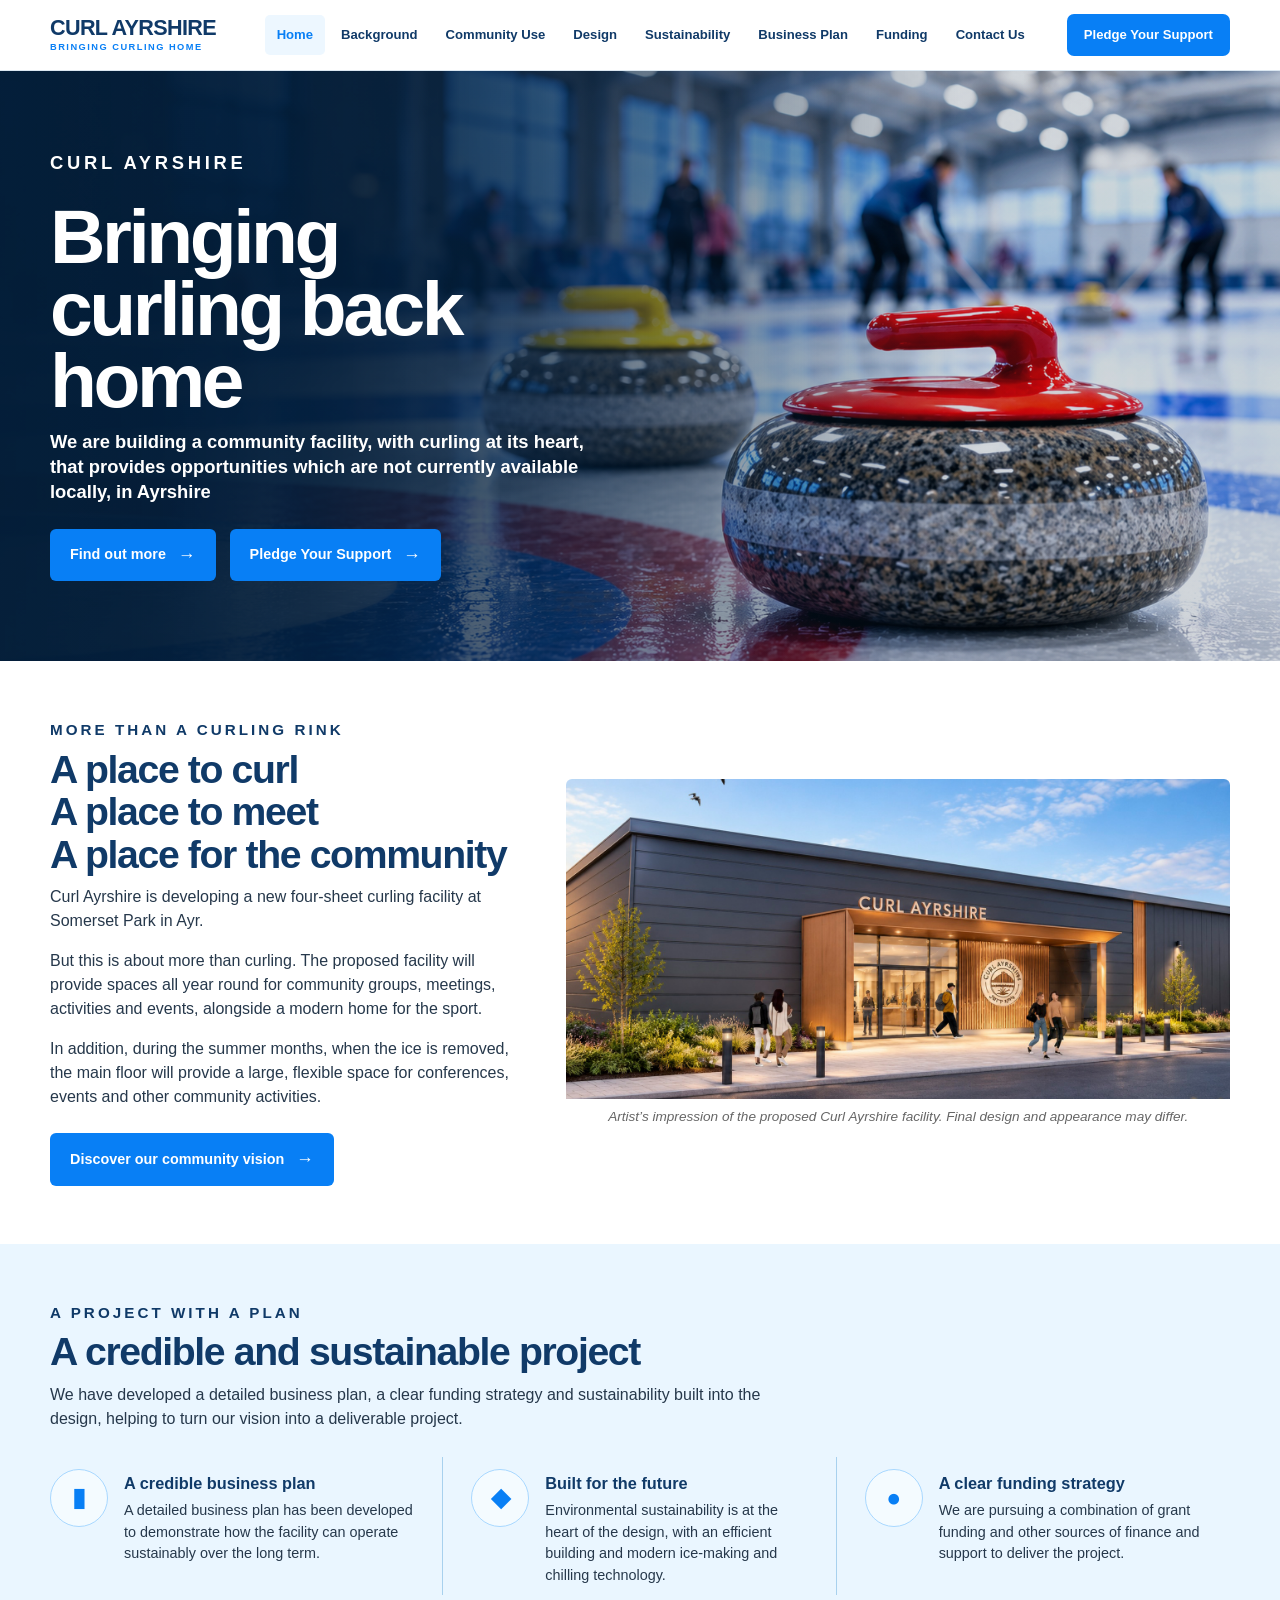
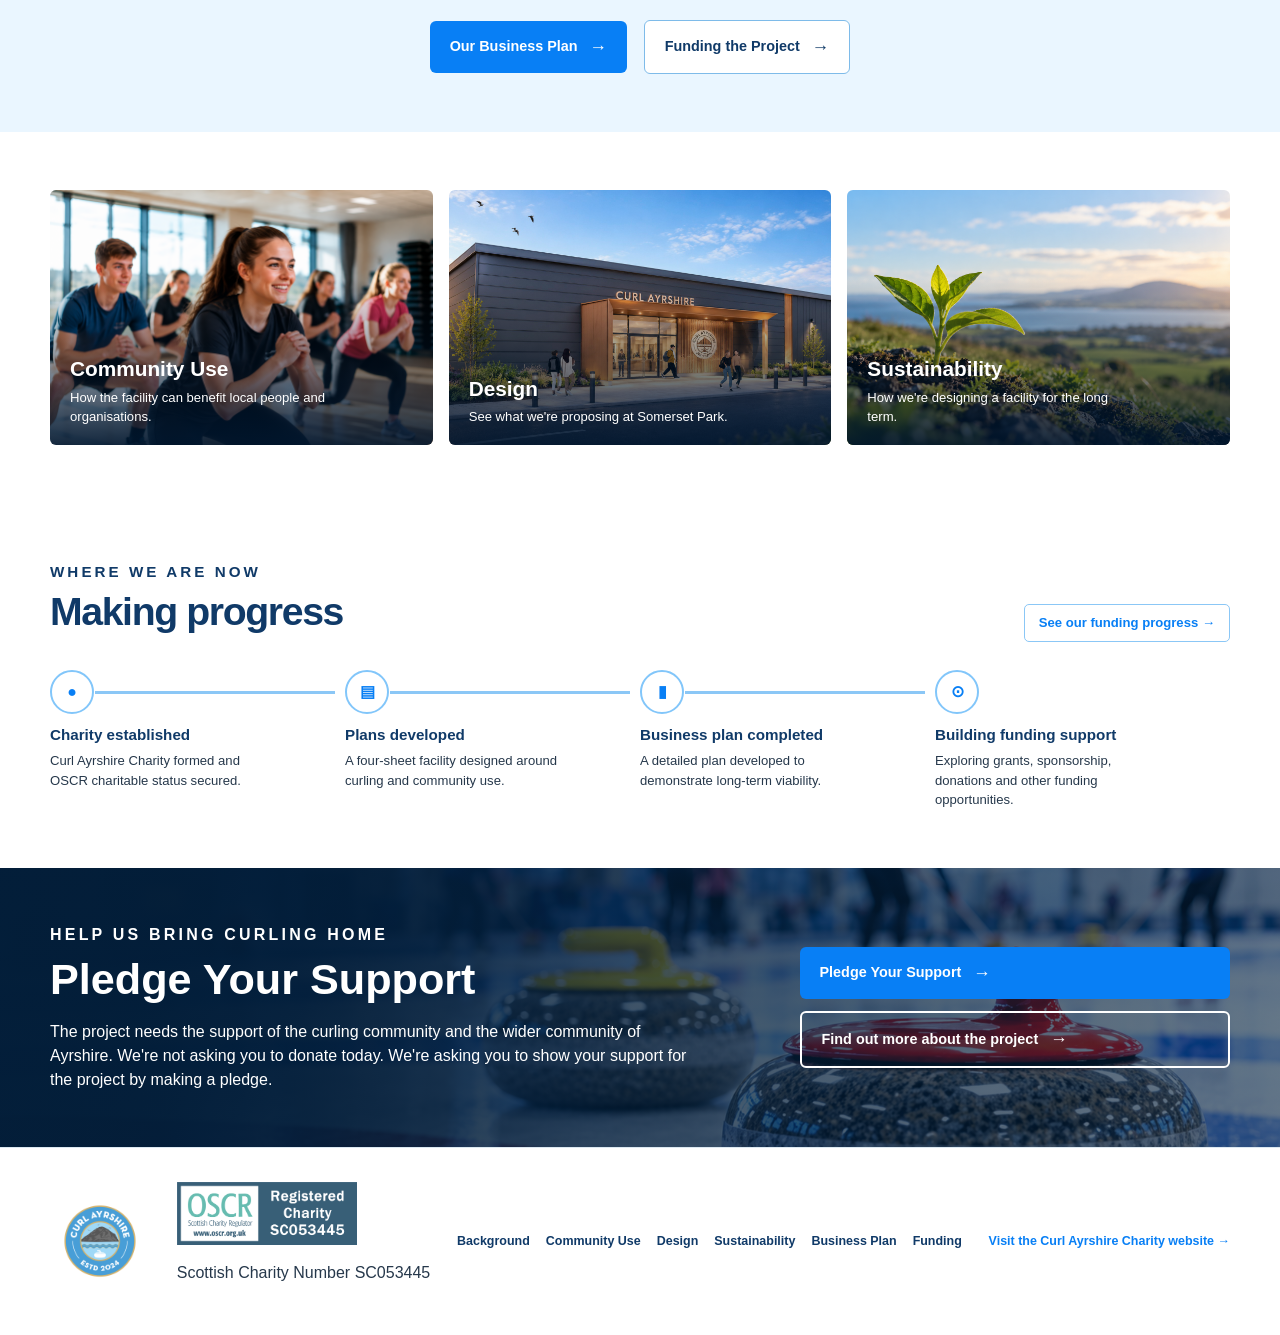
<file: index.html>
<!DOCTYPE html>
<html lang="en-GB">
<head>
    <meta charset="UTF-8">
    <meta name="viewport" content="width=device-width, initial-scale=1.0">
    <meta name="description" content="Bring Curling Home — the vision for a new community curling facility in Ayrshire.">
    <title>Bring Curling Home | Curl Ayrshire</title>
    <link rel="stylesheet" href="css/styles.css">
</head>
<body>
    <header class="site-header">
        <div class="container header-inner">
            <a class="brand" href="index.html">
                CURL AYRSHIRE
                <span>Bringing Curling Home</span>
            </a>

            <button class="menu-toggle" aria-label="Open navigation" aria-expanded="false">☰</button>

            <nav class="main-nav" aria-label="Main navigation">
                <ul>
                    <li><a class="active" href="index.html">Home</a></li>
                    <li><a href="background.html">Background</a></li>
                    <li><a href="community-use.html">Community Use</a></li>
                    <li><a href="visuals.html">Design</a></li>
                    <li><a href="sustainability.html">Sustainability</a></li>
                    <li><a href="business-plan.html">Business Plan</a></li>
                    <li><a href="funding.html">Funding</a></li>
                    <li><a href="contact.html">Contact Us</a></li>
                </ul>
            </nav>

            <a class="header-cta"
   href="https://forms.cloud.microsoft/e/AGbmvTRy5J"
   target="_blank"
   rel="noopener noreferrer">Pledge Your Support</a>

        </div>
    </header>

    <main>
        <section class="hero">
            <div class="container">
                <div class="hero-content">
                    <p class="eyebrow">Curl Ayrshire</p>
                    <h1>Bringing<br>curling back home</h1>
                    <p>We are building a community facility, with curling at its heart, that provides opportunities which are not currently available locally, in Ayrshire</p>
                    <div class="hero-actions">
                        <a class="button" href="background.html">Find out more</a>
                        <a class="button" href="https://forms.cloud.microsoft/e/AGbmvTRy5J" target="_blank" rel="noopener noreferrer">Pledge Your Support</a>
                    </div>
                </div>
            </div>
        </section>

        <section class="section">
            <div class="container split">
                <div class="section-copy">
                    <p class="eyebrow">More than a curling rink</p>
                    <h2>A place to curl<br>A place to meet<br>A place for the community</h2>
                    <p>Curl Ayrshire is developing a new four-sheet curling facility at Somerset Park in Ayr.</p>
                    <p>But this is about more than curling. The proposed facility will provide spaces all year round for community groups, meetings, activities and events, alongside a modern home for the sport.</p>
                    <p>In addition, during the summer months, when the ice is removed, the main floor will provide a large, flexible space for conferences, events and other community activities.</p>
                    <a class="button" href="community-use.html">Discover our community vision</a>
                </div>
                <div class="split-image">
    <figure>
        <img src="images/visuals/building-main.jpg" alt="Artist's impression of the proposed Curl Ayrshire facility">
        <figcaption>Artist’s impression of the proposed Curl Ayrshire facility. Final design and appearance may differ.</figcaption>
    </figure>
</div>
            </div>
        </section>

        <section class="section section-alt">
            <div class="container">
                <p class="eyebrow">A project with a plan</p>
                <h2>A credible and sustainable project</h2>
                <p class="feature-intro">We have developed a detailed business plan, a clear funding strategy and sustainability built into the design, helping to turn our vision into a deliverable project.</p>

                <div class="features">
                    <article class="feature">
                        <div class="feature-icon">▮</div>
                        <div>
                            <h3>A credible business plan</h3>
                            <p>A detailed business plan has been developed to demonstrate how the facility can operate sustainably over the long term.</p>
                        </div>
                    </article>

                    <article class="feature">
                        <div class="feature-icon">◆</div>
                        <div>
                            <h3>Built for the future</h3>
                            <p>Environmental sustainability is at the heart of the design, with an efficient building and modern ice-making and chilling technology.</p>
                        </div>
                    </article>

                    <article class="feature">
                        <div class="feature-icon">●</div>
                        <div>
                            <h3>A clear funding strategy</h3>
                            <p>We are pursuing a combination of grant funding and other sources of finance and support to deliver the project.</p>
                        </div>
                    </article>
                </div>

                <div style="text-align:center; margin-top:25px;">
                    <a class="button" href="business-plan.html">Our Business Plan</a>
                    <a class="button" style="margin-left:12px; background:white; color:#103a68; border:1px solid #7ebbe9;" href="funding.html">Funding the Project</a>
                </div>
            </div>
        </section>

        <section class="section">
            <div class="container">
                <div class="image-cards">
                    <a class="image-card" href="community-use.html">
                        <img src="images/home/energetic-group.png" alt="">
                        <div class="image-card-content">
                            <h3>Community Use</h3>
                            <p>How the facility can benefit local people and organisations.</p>
                        </div>
                    </a>
                    <a class="image-card" href="visuals.html">
                        <img src="images/visuals/building-main.jpg" alt="">
                        <div class="image-card-content">
                            <h3>Design</h3>
                            <p>See what we're proposing at Somerset Park.</p>
                        </div>
                    </a>
                    <a class="image-card" href="sustainability.html">
                        <img src="images/home/plant-sustainability.png" alt="">
                        <div class="image-card-content">
                            <h3>Sustainability</h3>
                            <p>How we're designing a facility for the long term.</p>
                        </div>
                    </a>
                </div>
            </div>
        </section>

        <section class="section">
            <div class="container">
                <div class="progress-heading">
                    <div>
                        <p class="eyebrow">Where we are now</p>
                        <h2>Making progress</h2>
                    </div>
                    <a class="progress-link" href="funding.html#pledge-progress">See our funding progress →</a>
                </div>

                <div class="progress">
                    <article class="progress-item">
                        <div class="progress-icon">●</div>
                        <h3>Charity established</h3>
                        <p>Curl Ayrshire Charity formed and OSCR charitable status secured.</p>
                    </article>
                    <article class="progress-item">
                        <div class="progress-icon">▤</div>
                        <h3>Plans developed</h3>
                        <p>A four-sheet facility designed around curling and community use.</p>
                    </article>
                    <article class="progress-item">
                        <div class="progress-icon">▮</div>
                        <h3>Business plan completed</h3>
                        <p>A detailed plan developed to demonstrate long-term viability.</p>
                    </article>
                    <article class="progress-item">
                        <div class="progress-icon">⊙</div>
<h3>Building funding support</h3>
<p>Exploring grants, sponsorship, donations and other funding opportunities.</p>
                    </article>
                </div>
            </div>
        </section>

        <section class="support" id="support">
            <div class="container support-inner">
                <div>
                    <p class="eyebrow" style="color:white;">Help us bring curling home</p>
                    <h2>Pledge Your Support</h2>
                    <p>The project needs the support of the curling community and the wider community of Ayrshire. We're not asking you to donate today. We're asking you to show your support for the project by making a pledge.</p>
                </div>
                <div class="support-actions">
                    <a class="button" href="https://forms.cloud.microsoft/e/AGbmvTRy5J"
                       target="_blank"
                       rel="noopener noreferrer">Pledge Your Support</a>
                    <a class="button button-outline" href="background.html">Find out more about the project</a>
                </div>
            </div>
        </section>
    </main>

    <footer class="site-footer">
        <div class="container footer-inner">
            <div class="footer-brand">
    <img src="images/logos/logo final_1000.jpg" alt="Curl Ayrshire logo">
</div>
            <div class="footer-oscr">
    <a href="https://www.oscr.org.uk/about-charities/search-the-register/charity-details?number=SC053445"
       target="_blank" rel="noopener noreferrer">
        <img src="images/logos/oscr-logo.png" alt="Registered Scottish Charity SC053445">
    </a>
    <p>Scottish Charity Number SC053445</p>
</div>
            <div class="footer-links">
                <a href="background.html">Background</a>
                <a href="community-use.html">Community Use</a>
                <a href="visuals.html">Design</a>
                <a href="sustainability.html">Sustainability</a>
                <a href="business-plan.html">Business Plan</a>
                <a href="funding.html">Funding</a>
            </div>
            <a class="footer-charity" href="https://www.curlayrshire.com/" target="_blank" rel="noopener noreferrer">Visit the Curl Ayrshire Charity website →</a>
        </div>
    </footer>

    <script src="js/script.js"></script>
</body>
</html>
</file>
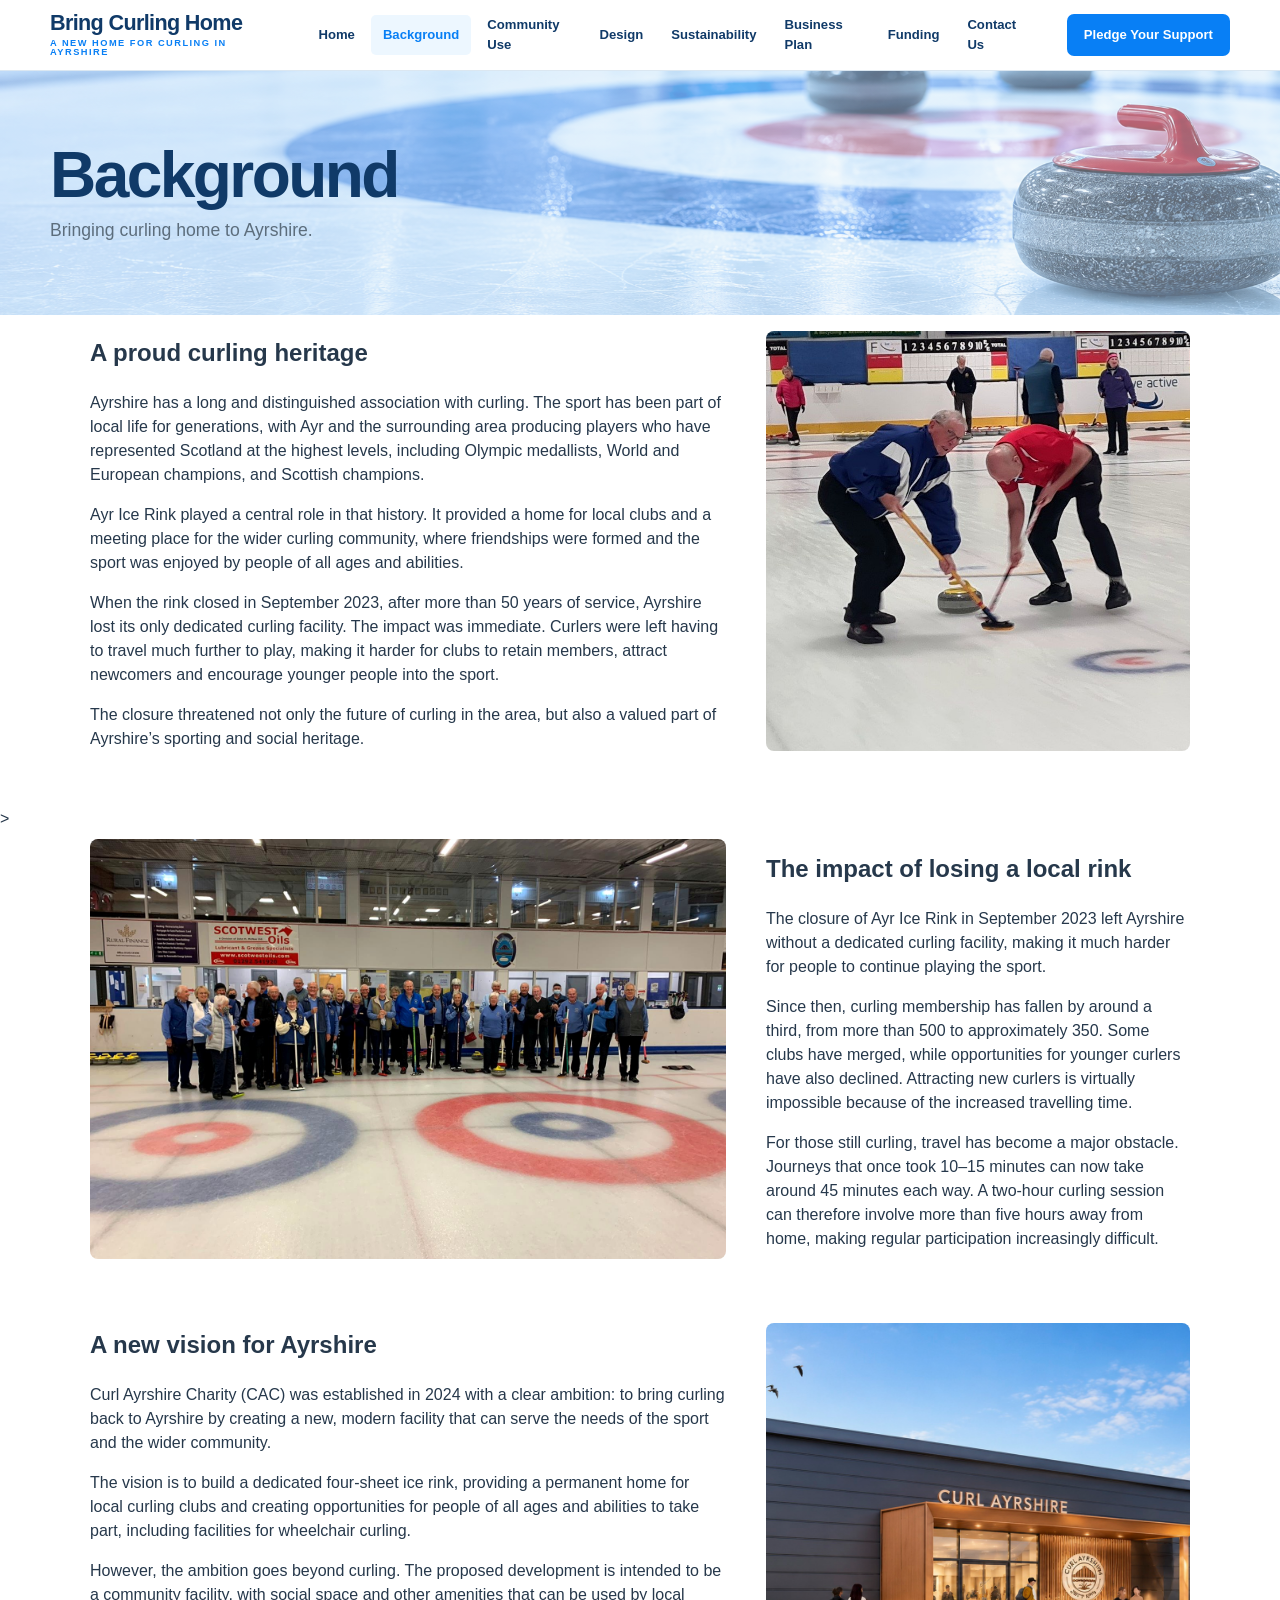
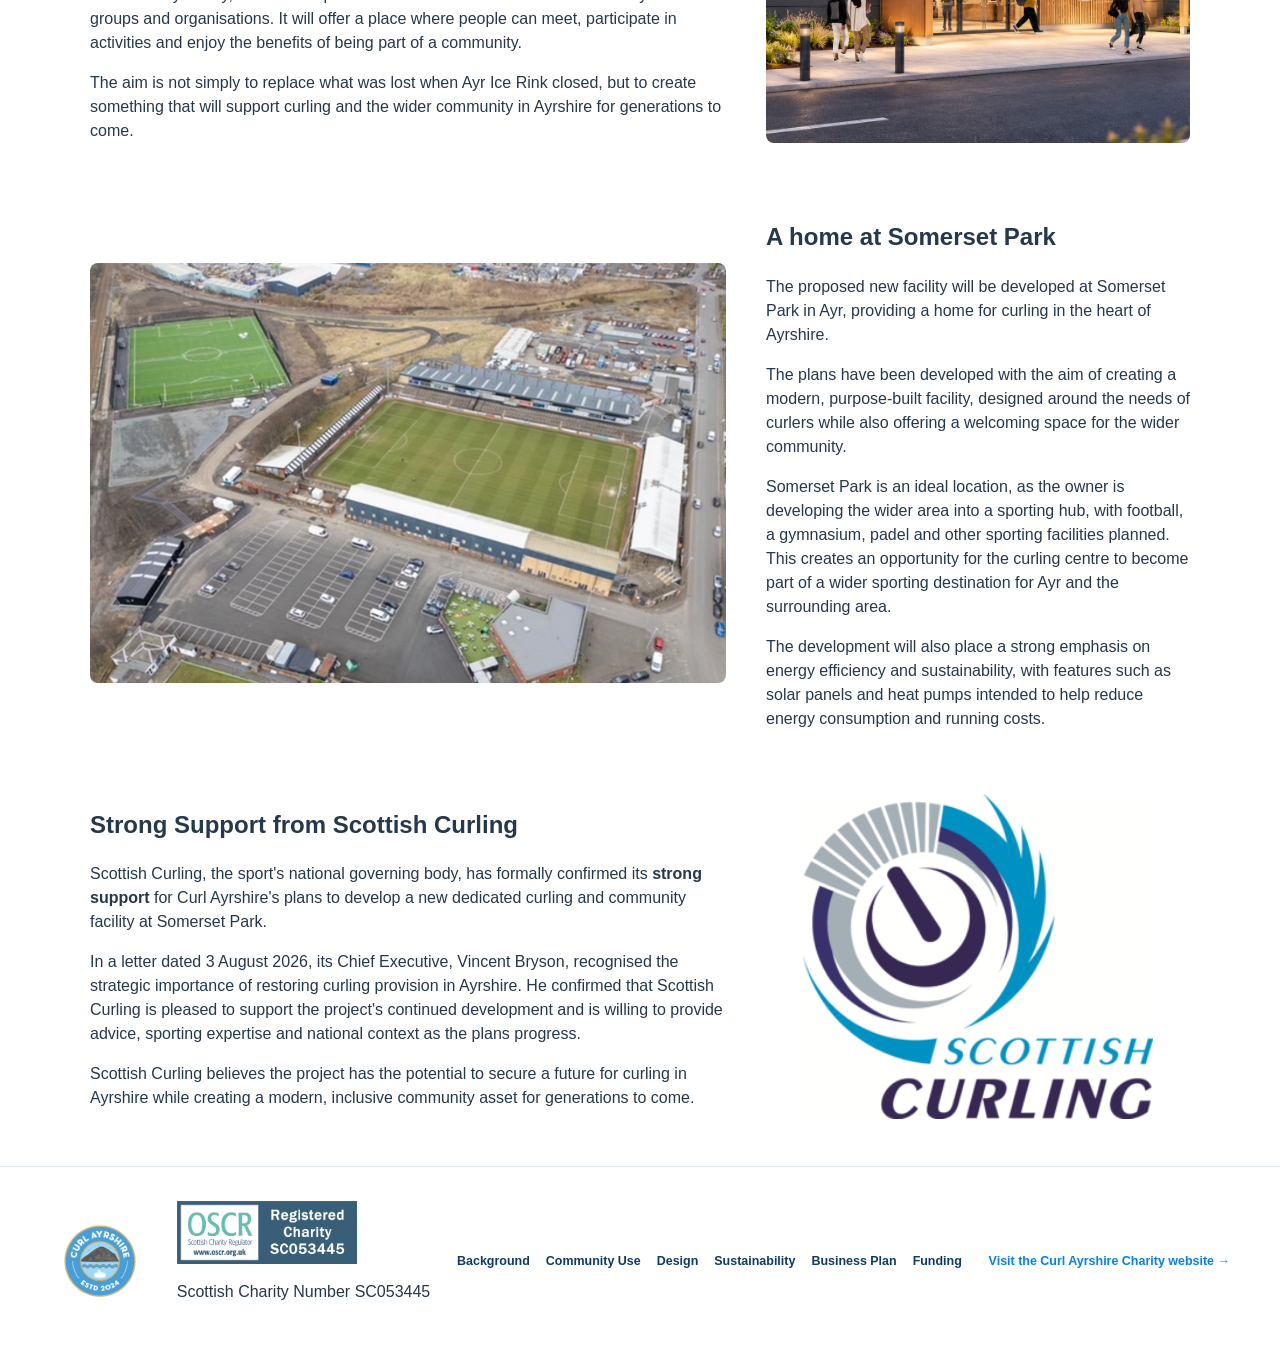
<file: background.html>
<!DOCTYPE html>
<html lang="en-GB">
<head>
    <meta charset="UTF-8">
    <meta name="viewport" content="width=device-width, initial-scale=1.0">
    <meta name="description" content="Why Ayrshire needs a new home for curling.">
    <title>The Background | Bring Curling Home</title>
    <link rel="stylesheet" href="css/styles.css">
</head>
<body class="background-page">
    <header class="site-header">
        <div class="container header-inner">
            <a class="brand" href="index.html">
                Bring Curling Home
                <span>A new home for curling in Ayrshire</span>
            </a>

            <button class="menu-toggle" aria-label="Open navigation" aria-expanded="false">☰</button>

            <nav class="main-nav" aria-label="Main navigation">
                <ul>
                <li><a href="index.html">Home</a></li>
                <li><a href="background.html" class="active">Background</a></li>
                <li><a href="community-use.html">Community Use</a></li>
                <li><a href="visuals.html">Design</a></li>
                <li><a href="sustainability.html">Sustainability</a></li>
                <li><a href="business-plan.html">Business Plan</a></li>
                <li><a href="funding.html">Funding</a></li>
                <li><a href="contact.html">Contact Us</a></li>
                </ul>
            </nav>
            <a class="header-cta"
   href="https://forms.cloud.microsoft/e/AGbmvTRy5J"
   target="_blank"
   rel="noopener noreferrer">Pledge Your Support</a>
        </div>
    </header>

<main>
    <section class="page-hero">
        <div class="container">
            <h1>Background</h1>
            <p>Bringing curling home to Ayrshire.</p>
        </div>
    </section>

    <section class="content-section">
        <div class="background-feature">
            <div class="background-text">
                <h2>A proud curling heritage</h2>

                <p>Ayrshire has a long and distinguished association with curling. The sport has been part of local life for generations, with Ayr and the surrounding area producing players who have represented Scotland at the highest levels, including Olympic medallists, World and European champions, and Scottish champions.</p>

                <p>Ayr Ice Rink played a central role in that history. It provided a home for local clubs and a meeting place for the wider curling community, where friendships were formed and the sport was enjoyed by people of all ages and abilities.</p>

                <p>When the rink closed in September 2023, after more than 50 years of service, Ayrshire lost its only dedicated curling facility. The impact was immediate. Curlers were left having to travel much further to play, making it harder for clubs to retain members, attract newcomers and encourage younger people into the sport.</p>

                <p>The closure threatened not only the future of curling in the area, but also a valued part of Ayrshire’s sporting and social heritage.</p>
            </div>

            <div class="background-image">
                <img src="images/background/blue-jacket-sweeping.jpg"
                     alt="A curler sweeping a stone on the ice">
            </div>
        </div>
</section>

<section class="content-section">>
        <div class="background-feature background-feature-reverse">

            <div class="background-text">
                <h2>The impact of losing a local rink</h2>

                <p>
    The closure of Ayr Ice Rink in September 2023 left Ayrshire
    without a dedicated curling facility, making it much harder
    for people to continue playing the sport.
</p>

<p>
    Since then, curling membership has fallen by around a third,
    from more than 500 to approximately 350. Some clubs have
    merged, while opportunities for younger curlers have also
    declined. Attracting new curlers is virtually impossible
    because of the increased travelling time.
</p>

<p>
    For those still curling, travel has become a major obstacle.
    Journeys that once took 10–15 minutes can now take around
    45 minutes each way. A two-hour curling session can therefore
    involve more than five hours away from home, making regular
    participation increasingly difficult.
</p>
            </div>

            <div class="background-image">
                <img src="images/background/curling-growing-group.jpg"
     alt="A group of curlers together">
            </div>

        </div>
   </section>

<section class="content-section">
        <div class="background-feature">

            <div class="background-text">
                <h2>A new vision for Ayrshire</h2>

                <p>Curl Ayrshire Charity (CAC) was established in 2024 with a clear ambition: to bring curling back to Ayrshire by creating a new, modern facility that can serve the needs of the sport and the wider community.</p>

                <p>The vision is to build a dedicated four-sheet ice rink, providing a permanent home for local curling clubs and creating opportunities for people of all ages and abilities to take part, including facilities for wheelchair curling.</p>

                <p>However, the ambition goes beyond curling. The proposed development is intended to be a community facility, with social space and other amenities that can be used by local groups and organisations. It will offer a place where people can meet, participate in activities and enjoy the benefits of being part of a community.</p>

                <p>The aim is not simply to replace what was lost when Ayr Ice Rink closed, but to create something that will support curling and the wider community in Ayrshire for generations to come.</p>
            </div>

            <div class="background-image">
                <img src="images/visuals/building-main.jpg"
                     alt="Ayrshire curling club winners">
            </div>

        </div>
</section>
<section class="content-section">
    <div class="background-feature background-feature-reverse">

        <div class="background-text">
            <h2>A home at Somerset Park</h2>

            <p>The proposed new facility will be developed at Somerset Park in Ayr, providing a home for curling in the heart of Ayrshire.</p>

            <p>The plans have been developed with the aim of creating a modern, purpose-built facility, designed around the needs of curlers while also offering a welcoming space for the wider community.</p>

            <p>Somerset Park is an ideal location, as the owner is developing the wider area into a sporting hub, with football, a gymnasium, padel and other sporting facilities planned. This creates an opportunity for the curling centre to become part of a wider sporting destination for Ayr and the surrounding area.</p>

            <p>The development will also place a strong emphasis on energy efficiency and sustainability, with features such as solar panels and heat pumps intended to help reduce energy consumption and running costs.</p>
        </div>

        <div class="background-image">
            <img src="images/visuals/aeriel1.png" alt="Aerial view of the proposed curling facility at Somerset Park">
        </div>

    </div>
</section>
<section class="content-section">
    <div class="background-feature">

        <div class="background-text">
            <h2>Strong Support from Scottish Curling</h2>

            <p>Scottish Curling, the sport's national governing body, has formally confirmed its <strong>strong support</strong> for Curl Ayrshire's plans to develop a new dedicated curling and community facility at Somerset Park.</p>

            <p>In a letter dated 3 August 2026, its Chief Executive, Vincent Bryson, recognised the strategic importance of restoring curling provision in Ayrshire. He confirmed that Scottish Curling is pleased to support the project's continued development and is willing to provide advice, sporting expertise and national context as the plans progress.</p>

            <p>Scottish Curling believes the project has the potential to secure a future for curling in Ayrshire while creating a modern, inclusive community asset for generations to come.</p>
        </div>

        <div class="background-image">
            <img src="images/background/scottish-curling.png" alt="Scottish Curling logo">
        </div>

    </div>
</section>

</main>

    <footer class="site-footer">
        <div class="container footer-inner">
            <div class="footer-brand">
    <img src="images/logos/logo final_1000.jpg" alt="Curl Ayrshire logo">
</div>
            <div class="footer-oscr">
    <a href="https://www.oscr.org.uk/about-charities/search-the-register/charity-details?number=SC053445"
       target="_blank" rel="noopener noreferrer">
        <img src="images/logos/oscr-logo.png" alt="Registered Scottish Charity SC053445">
    </a>
    <p>Scottish Charity Number SC053445</p>
</div>
            <div class="footer-links">
                <a href="background.html">Background</a>
                <a href="community-use.html">Community Use</a>
                <a href="visuals.html">Design</a>
                <a href="sustainability.html">Sustainability</a>
                <a href="business-plan.html">Business Plan</a>
                <a href="funding.html">Funding</a>
            </div>
            <a class="footer-charity" href="https://www.curlayrshire.com/" target="_blank" rel="noopener noreferrer">Visit the Curl Ayrshire Charity website →</a>
        </div>
    </footer>
    <script src="js/script.js"></script>
</body>
</html>
</file>
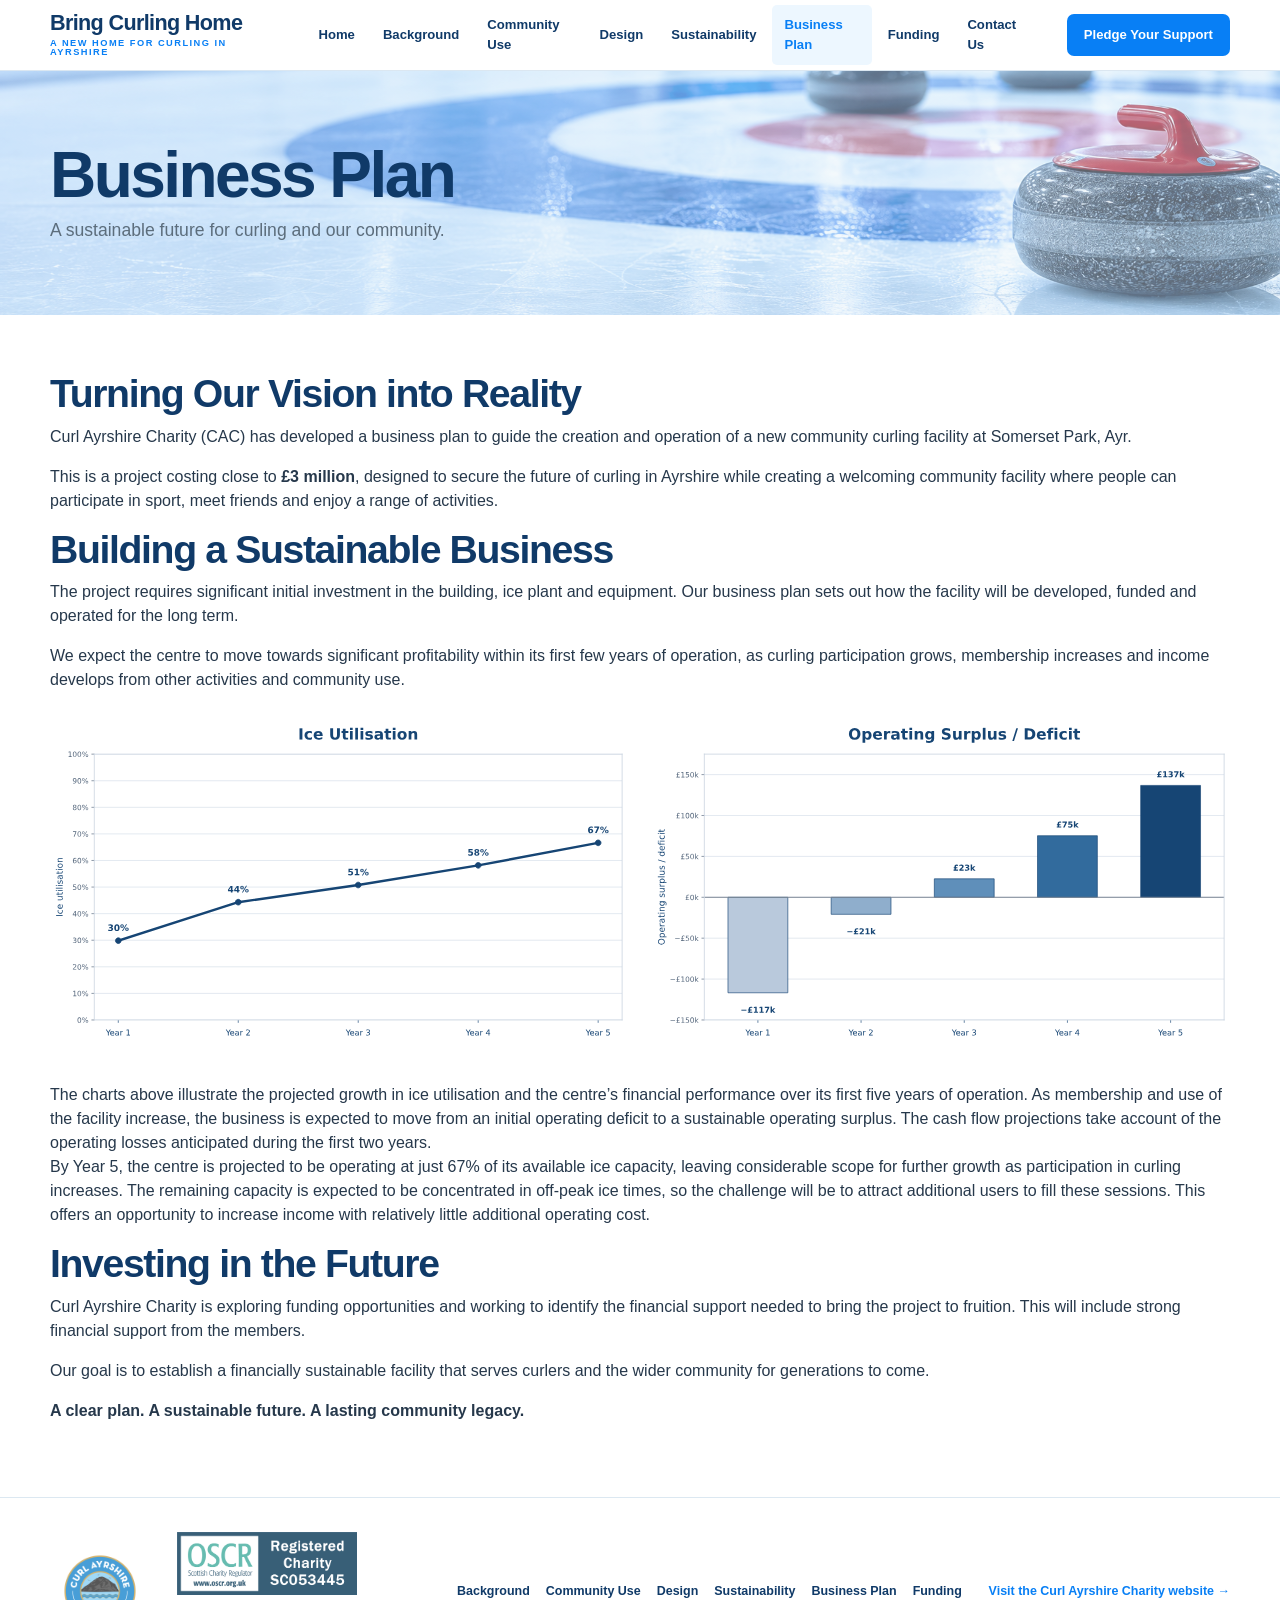
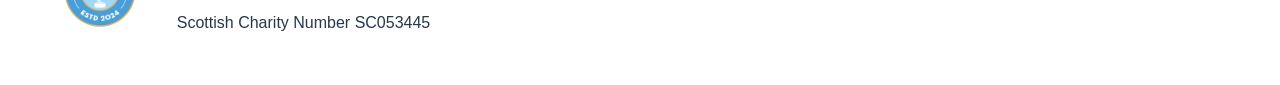
<file: business-plan.html>
<!DOCTYPE html>
<html lang="en-GB">
<head>
    <meta charset="UTF-8">
    <meta name="viewport" content="width=device-width, initial-scale=1.0">
    <meta name="description" content="How the proposed centre will operate and become financially sustainable.">
    <title>The Business Case | Bring Curling Home</title>
    <link rel="stylesheet" href="css/styles.css">
</head>
<body>
    <header class="site-header">
        <div class="container header-inner">
            <a class="brand" href="index.html">
                Bring Curling Home
                <span>A new home for curling in Ayrshire</span>
            </a>

            <button class="menu-toggle" aria-label="Open navigation" aria-expanded="false">☰</button>

            <nav class="main-nav" aria-label="Main navigation">
                <ul>
                <li><a href="index.html">Home</a></li>
                <li><a href="background.html">Background</a></li>
                <li><a href="community-use.html">Community Use</a></li>
                <li><a href="visuals.html">Design</a></li>
                <li><a href="sustainability.html">Sustainability</a></li>
                <li><a href="business-plan.html" class="active">Business Plan</a></li>
                <li><a href="funding.html">Funding</a></li>
                <li><a href="contact.html">Contact Us</a></li>
                </ul>
            </nav>
            <a class="header-cta"
   href="https://forms.cloud.microsoft/e/AGbmvTRy5J"
   target="_blank"
   rel="noopener noreferrer">Pledge Your Support</a>
        </div>
    </header>

  <main>
    <section class="page-hero">
        <div class="container">
            <h1>Business Plan</h1>
            <p>A sustainable future for curling and our community.</p>
        </div>
    </section>

    <section class="section">
        <div class="container">

            <h2>Turning Our Vision into Reality</h2>
            <p>
                Curl Ayrshire Charity (CAC) has developed a business
                plan to guide the creation and operation of a new
                community curling facility at Somerset Park, Ayr.
            </p>

            <p>
                This is a project costing close to
                <strong>£3 million</strong>, designed to secure the
                future of curling in Ayrshire while creating a
                welcoming community facility where people can
                participate in sport, meet friends and enjoy a
                range of activities.
            </p>

            <h2>Building a Sustainable Business</h2>
            <p>
                The project requires significant initial investment
                in the building, ice plant and equipment. Our business
                plan sets out how the facility will be developed,
                funded and operated for the long term.
            </p>

            <p>
                We expect the centre to move towards significant profitability
                within its first few years of operation, as curling
                participation grows, membership increases and income
                develops from other activities and community use.
            </p>

         <div class="business-plan-charts">
        <img src="images/svg/ice-utilisation.svg" alt="Projected ice utilisation, increasing from 30% in Year 1 to 67% in Year 5">
        <img src="images/svg/operating-surplus-deficit.svg" alt="Projected operating surplus and deficit over the first five years">
         </div>
<P>The charts above illustrate the projected growth in ice utilisation and the centre’s financial performance over its first five years of operation. As membership and use of the facility increase, the business is expected to move from an initial operating deficit to a sustainable operating surplus. The cash flow projections take account of the operating losses anticipated during the first two years.<BR>
    By Year 5, the centre is projected to be operating at just 67% of its available ice capacity, leaving considerable scope for further growth as participation in curling increases. The remaining capacity is expected to be concentrated in off-peak ice times, so the challenge will be to attract additional users to fill these sessions. This offers an opportunity to increase income with relatively little additional operating cost.
</P>


            <h2>Investing in the Future</h2>
            <p>
                Curl Ayrshire Charity is exploring funding
                opportunities and working to identify the financial
                support needed to bring the project to fruition. This will include strong financial support from the members. 
            </p>

            <p>
                Our goal is to establish a financially sustainable
                facility that serves curlers and the wider community
                for generations to come.
            </p>

            <p class="section-intro">
                <strong>
                    A clear plan. A sustainable future.
                    A lasting community legacy.
                </strong>
            </p>

        </div>
    </section>
</main>

    <footer class="site-footer">
        <div class="container footer-inner">
            <div class="footer-brand">
    <img src="images/logos/logo final_1000.jpg" alt="Curl Ayrshire logo">
</div>
            <div class="footer-oscr">
    <a href="https://www.oscr.org.uk/about-charities/search-the-register/charity-details?number=SC053445"
       target="_blank" rel="noopener noreferrer">
        <img src="images/logos/oscr-logo.png" alt="Registered Scottish Charity SC053445">
    </a>
    <p>Scottish Charity Number SC053445</p>
</div>
            <div class="footer-links">
                <a href="background.html">Background</a>
                <a href="community-use.html">Community Use</a>
                <a href="visuals.html">Design</a>
                <a href="sustainability.html">Sustainability</a>
                <a href="business-plan.html">Business Plan</a>
                <a href="funding.html">Funding</a>
            </div>
            <a class="footer-charity" href="https://www.curlayrshire.com/" target="_blank" rel="noopener noreferrer">Visit the Curl Ayrshire Charity website →</a>
        </div>
    </footer>
    <script src="js/script.js"></script>
</body>
</html>
</file>
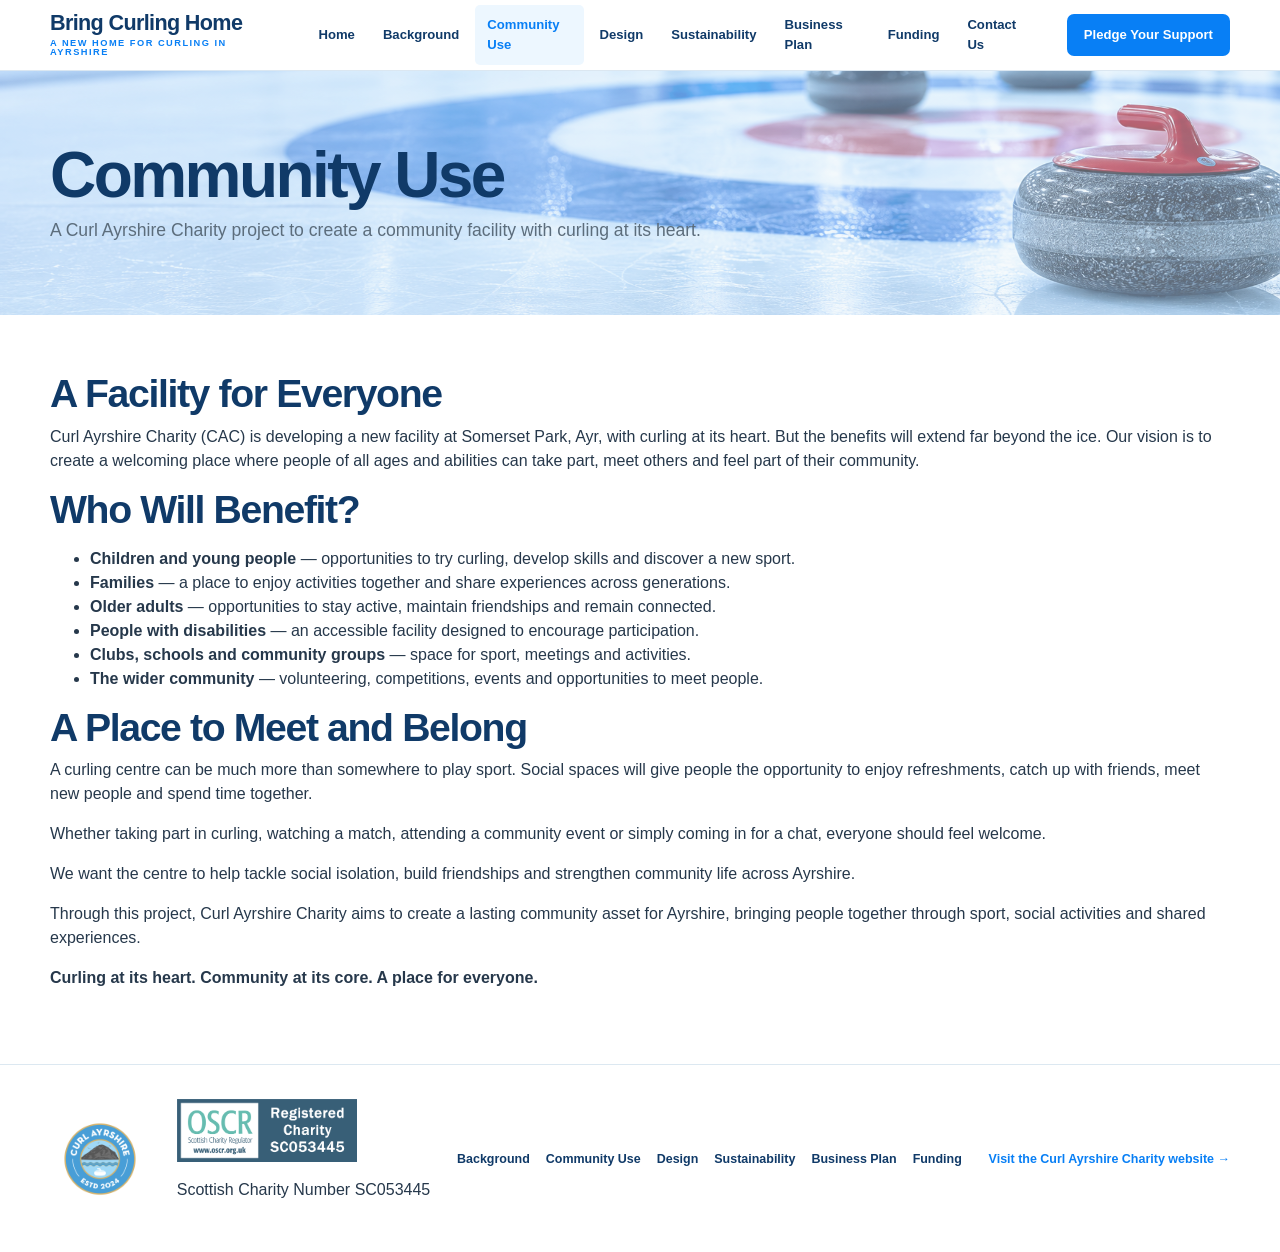
<file: community-use.html>
<!DOCTYPE html>
<html lang="en-GB">
<head>
    <meta charset="UTF-8">
    <meta name="viewport" content="width=device-width, initial-scale=1.0">
    <meta name="description" content="A facility designed to benefit the whole community.">
    <title>Community Use | Bring Curling Home</title>
    <link rel="stylesheet" href="css/styles.css">
</head>
<body>
    <header class="site-header">
        <div class="container header-inner">
            <a class="brand" href="index.html">
                Bring Curling Home
                <span>A new home for curling in Ayrshire</span>
            </a>

            <button class="menu-toggle" aria-label="Open navigation" aria-expanded="false">☰</button>

            <nav class="main-nav" aria-label="Main navigation">
                <ul>
                <li><a href="index.html">Home</a></li>
                <li><a href="background.html">Background</a></li>
                <li><a href="community-use.html" class="active">Community Use</a></li>
                <li><a href="visuals.html">Design</a></li>
                <li><a href="sustainability.html">Sustainability</a></li>
                <li><a href="business-plan.html">Business Plan</a></li>
                <li><a href="funding.html">Funding</a></li>
                <li><a href="contact.html">Contact Us</a></li>
                </ul>
            </nav>
            <a class="header-cta"
   href="https://forms.cloud.microsoft/e/AGbmvTRy5J"
   target="_blank"
   rel="noopener noreferrer">Pledge Your Support</a>
        </div>
    </header>

    <main>
    <section class="page-hero">
        <div class="container">
            <h1>Community Use</h1>
            <p><p>A Curl Ayrshire Charity project to create a community
facility with curling at its heart.</p></p>
        </div>
    </section>

    <section class="section">
        <div class="container">

            <h2>A Facility for Everyone</h2>
          <p>
    Curl Ayrshire Charity (CAC) is developing a new facility
    at Somerset Park, Ayr, with curling at its heart. But
    the benefits will extend far beyond the ice. Our vision
    is to create a welcoming place where people of all ages
    and abilities can take part, meet others and feel part
    of their community.
</p>

            <h2>Who Will Benefit?</h2>

            <ul>
                <li>
                    <strong>Children and young people</strong> —
                    opportunities to try curling, develop skills and
                    discover a new sport.
                </li>
                <li>
                    <strong>Families</strong> — a place to enjoy
                    activities together and share experiences across
                    generations.
                </li>
                <li>
                    <strong>Older adults</strong> — opportunities to
                    stay active, maintain friendships and remain connected.
                </li>
                <li>
                    <strong>People with disabilities</strong> —
                    an accessible facility designed to encourage
                    participation.
                </li>
                <li>
                    <strong>Clubs, schools and community groups</strong> —
                    space for sport, meetings and activities.
                </li>
                <li>
                    <strong>The wider community</strong> — volunteering,
                    competitions, events and opportunities to meet people.
                </li>
            </ul>

            <h2>A Place to Meet and Belong</h2>
            <p>
                A curling centre can be much more than somewhere to
                play sport. Social spaces will give people the
                opportunity to enjoy refreshments, catch up with
                friends, meet new people and spend time together.
            </p>

            <p>
                Whether taking part in curling, watching a match,
                attending a community event or simply coming in for
                a chat, everyone should feel welcome.
            </p>

            <p>
                We want the centre to help tackle social isolation,
                build friendships and strengthen community life
                across Ayrshire.
            </p>
            <p>
    Through this project, Curl Ayrshire Charity aims to
    create a lasting community asset for Ayrshire,
    bringing people together through sport, social
    activities and shared experiences.
</p>

            <p class="section-intro">
                <strong>Curling at its heart. Community at its core.
                A place for everyone.</strong>
            </p>

        </div>
    </section>
</main>

    <footer class="site-footer">
        <div class="container footer-inner">
            <div class="footer-brand">
    <img src="images/logos/logo final_1000.jpg" alt="Curl Ayrshire logo">
</div>
            <div class="footer-oscr">
    <a href="https://www.oscr.org.uk/about-charities/search-the-register/charity-details?number=SC053445"
       target="_blank" rel="noopener noreferrer">
        <img src="images/logos/oscr-logo.png" alt="Registered Scottish Charity SC053445">
    </a>
    <p>Scottish Charity Number SC053445</p>
</div>
            <div class="footer-links">
                <a href="background.html">Background</a>
                <a href="community-use.html">Community Use</a>
                <a href="visuals.html">Design</a>
                <a href="sustainability.html">Sustainability</a>
                <a href="business-plan.html">Business Plan</a>
                <a href="funding.html">Funding</a>
            </div>
            <a class="footer-charity" href="https://www.curlayrshire.com/" target="_blank" rel="noopener noreferrer">Visit the Curl Ayrshire Charity website →</a>
        </div>
    </footer>
    <script src="js/script.js"></script>
</body>
</html>
</file>
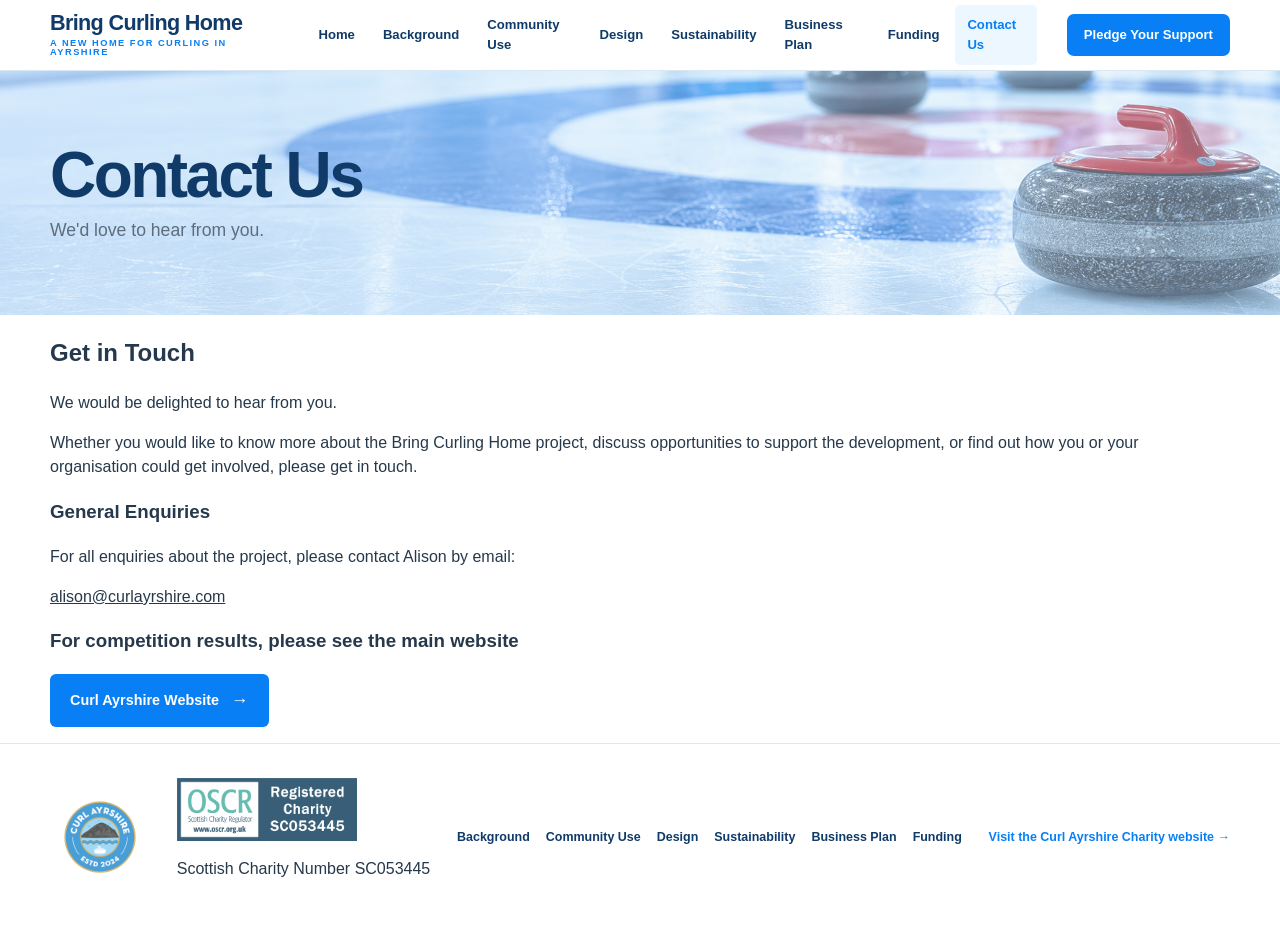
<file: contact.html>
<!DOCTYPE html>
<html lang="en-GB">
<head>
    <meta charset="UTF-8">
    <meta name="viewport" content="width=device-width, initial-scale=1.0">
    <meta name="description" content="How we intend to fund the project and bring the vision to reality.">
    <title>Contact Us | Bring Curling Home</title>
    <link rel="stylesheet" href="css/styles.css">
</head>
<body>
    <header class="site-header">
        <div class="container header-inner">
            <a class="brand" href="index.html">
                Bring Curling Home
                <span>A new home for curling in Ayrshire</span>
            </a>

            <button class="menu-toggle" aria-label="Open navigation" aria-expanded="false">☰</button>

            <nav class="main-nav" aria-label="Main navigation">
                <ul>
                <li><a href="index.html">Home</a></li>
                <li><a href="background.html">Background</a></li>
                <li><a href="community-use.html">Community Use</a></li>
                <li><a href="visuals.html">Design</a></li>
                <li><a href="sustainability.html">Sustainability</a></li>
                <li><a href="business-plan.html">Business Plan</a></li>
                <li><a href="funding.html">Funding</a></li>
                <li><a href="contact.html" class="active">Contact Us</a></li>
                </ul>
            </nav>
            <a class="header-cta"
   href="https://forms.cloud.microsoft/e/AGbmvTRy5J"
   target="_blank"
   rel="noopener noreferrer">Pledge Your Support</a>
        </div>
    </header>

    <main>
        <section class="page-hero">
        <div class="container">
            <h1>Contact Us</h1>
            <p>We'd love to hear from you.</p>
        </div>
    </section>

    <section class="content-section">
        <div class="container">
            <div class="contact-content">

                <h2>Get in Touch</h2>

                <p>
                    We would be delighted to hear from you.
                </p>

                <p>
                    Whether you would like to know more about the
                    Bring Curling Home project, discuss opportunities
                    to support the development, or find out how you
                    or your organisation could get involved, please
                    get in touch.
                </p>

                <h3>General Enquiries</h3>

                <p>
                    For all enquiries about the project, please
                    contact Alison by email:
                </p>

                <p>
                    <a href="mailto:alison@curlayrshire.com">
                        alison@curlayrshire.com
                    </a>
                </p>
<h3>For competition results, please see the main website</h3>

                <p><a class="button" href="https://www.curlayrshire.com/competitions/season-26-27" target="_blank"
   rel="noopener noreferrer">Curl Ayrshire Website</a></p>
            </div>
        </div>
    </section>
</main>

     <footer class="site-footer">
        <div class="container footer-inner">
            <div class="footer-brand">
    <img src="images/logos/logo final_1000.jpg" alt="Curl Ayrshire logo">
</div>
            <div class="footer-oscr">
    <a href="https://www.oscr.org.uk/about-charities/search-the-register/charity-details?number=SC053445"
       target="_blank" rel="noopener noreferrer">
        <img src="images/logos/oscr-logo.png" alt="Registered Scottish Charity SC053445">
    </a>
    <p>Scottish Charity Number SC053445</p>
</div>
            <div class="footer-links">
                <a href="background.html">Background</a>
                <a href="community-use.html">Community Use</a>
                <a href="visuals.html">Design</a>
                <a href="sustainability.html">Sustainability</a>
                <a href="business-plan.html">Business Plan</a>
                <a href="funding.html">Funding</a>
            </div>
            <a class="footer-charity" href="https://www.curlayrshire.com/" target="_blank" rel="noopener noreferrer">Visit the Curl Ayrshire Charity website →</a>
        </div>
    </footer>
    <script src="js/script.js"></script>
</body>
</html>
</file>
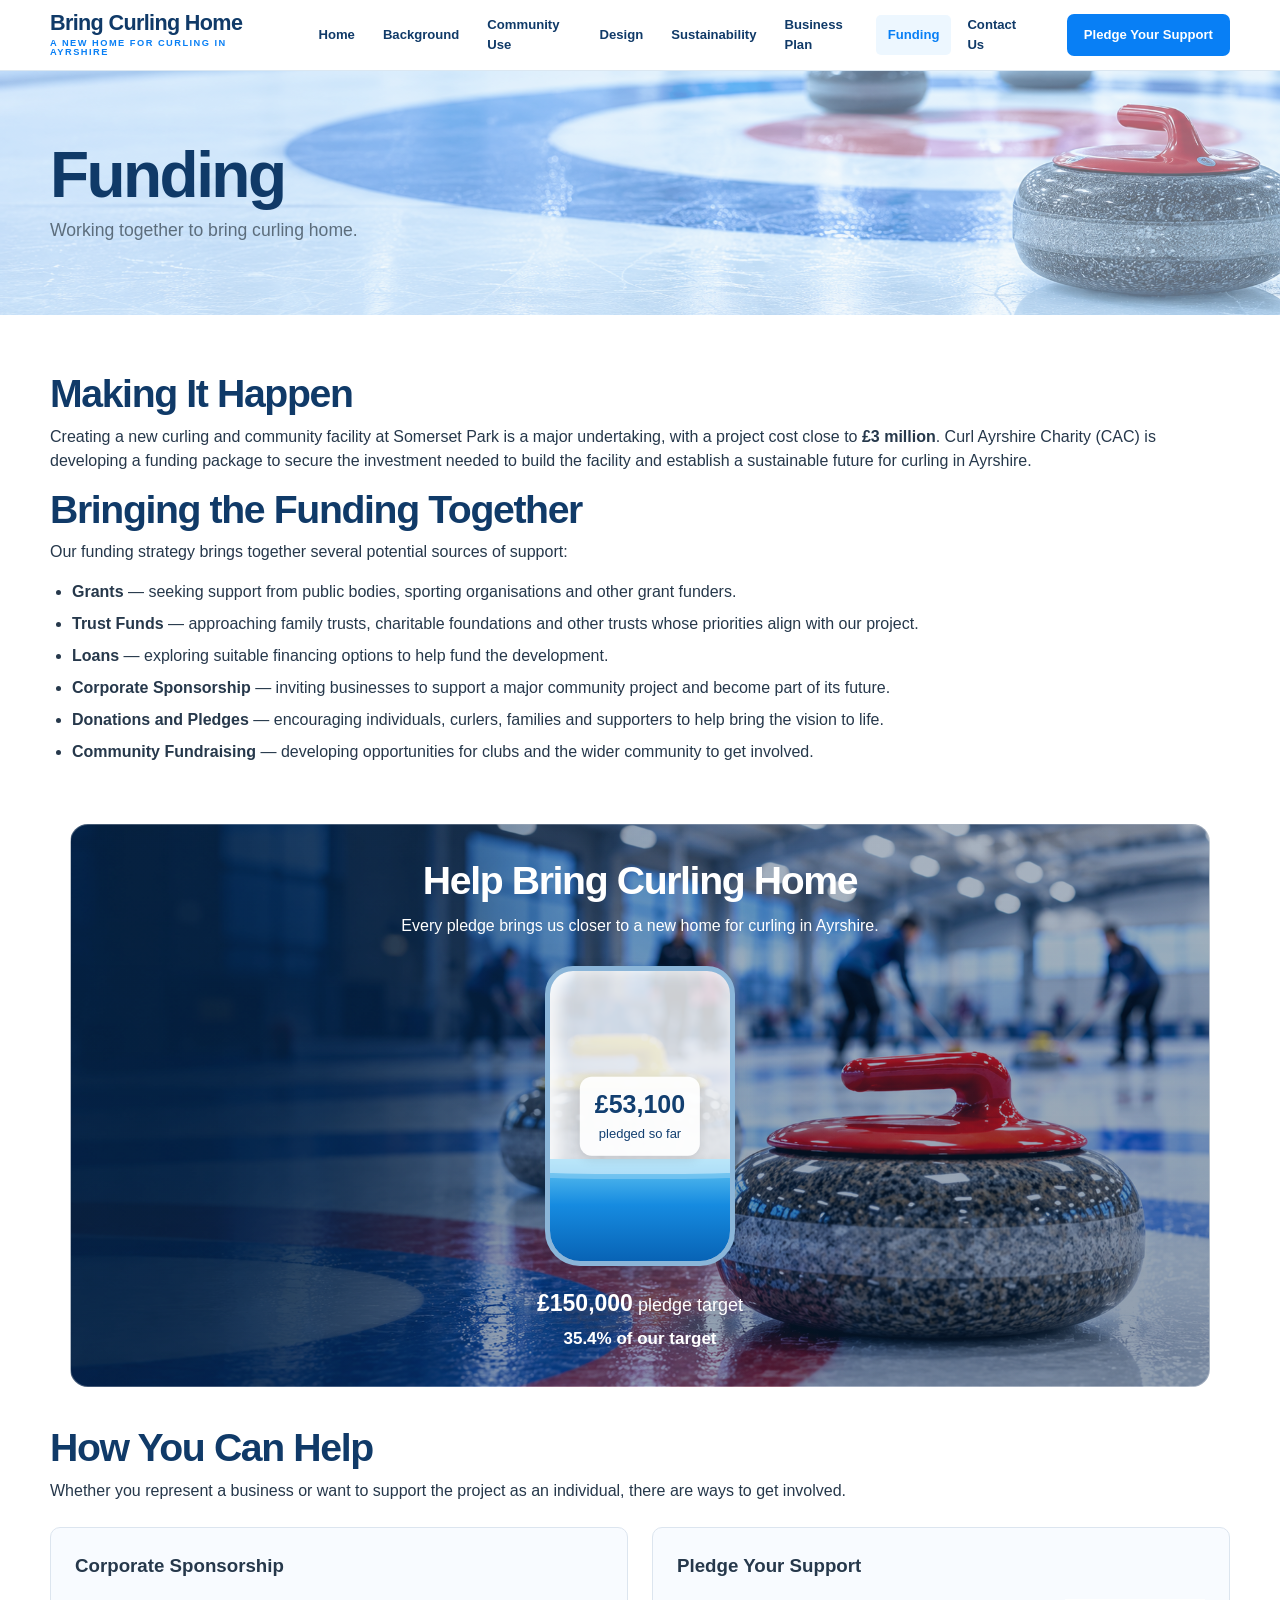
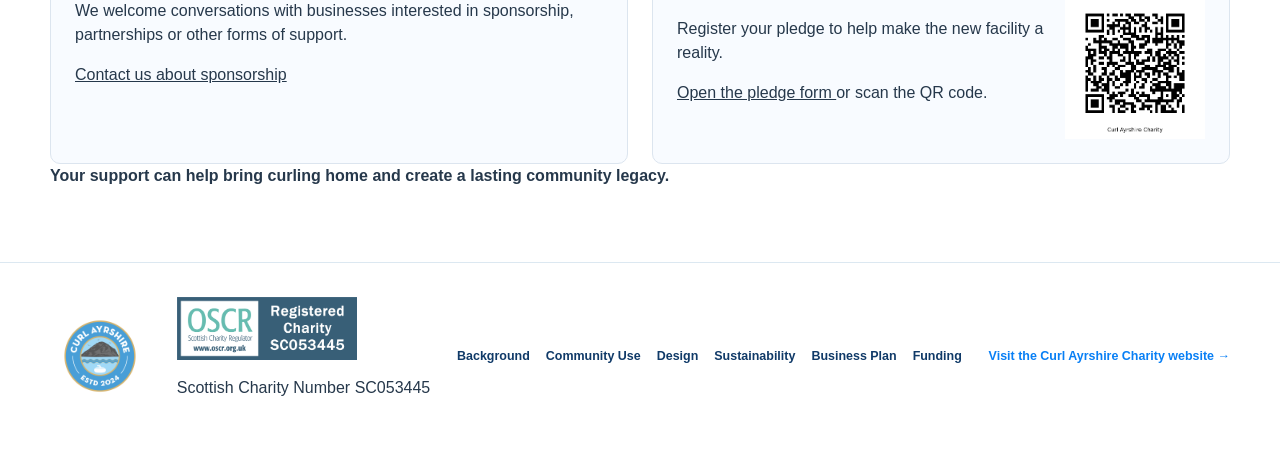
<file: funding.html>
<!DOCTYPE html>
<html lang="en-GB">
<head>
    <meta charset="UTF-8">
    <meta name="viewport" content="width=device-width, initial-scale=1.0">
    <meta name="description" content="How we intend to fund the project and bring the vision to reality.">
    <title>Funding the Project | Bring Curling Home</title>
    <link rel="stylesheet" href="css/styles.css">
</head>
<body>
    <header class="site-header">
        <div class="container header-inner">
            <a class="brand" href="index.html">
                Bring Curling Home
                <span>A new home for curling in Ayrshire</span>
            </a>

            <button class="menu-toggle" aria-label="Open navigation" aria-expanded="false">☰</button>

            <nav class="main-nav" aria-label="Main navigation">
                <ul>
                <li><a href="index.html">Home</a></li>
                <li><a href="background.html">Background</a></li>
                <li><a href="community-use.html">Community Use</a></li>
                <li><a href="visuals.html">Design</a></li>
                <li><a href="sustainability.html">Sustainability</a></li>
                <li><a href="business-plan.html">Business Plan</a></li>
                <li><a href="funding.html" class="active">Funding</a></li>
                <li><a href="contact.html">Contact Us</a></li>
                </ul>
            </nav>
            <a class="header-cta"
   href="https://forms.cloud.microsoft/e/AGbmvTRy5J"
   target="_blank"
   rel="noopener noreferrer">Pledge Your Support</a>
        </div>
    </header>

    <main>
    <section class="page-hero">
        <div class="container">
            <h1>Funding</h1>
            <p>Working together to bring curling home.</p>
        </div>
    </section>

    <section class="section">
        <div class="container">

            <h2>Making It Happen</h2>
            <p>
                Creating a new curling and community facility at
                Somerset Park is a major undertaking, with a
                project cost close to <strong>£3 million</strong>.
                Curl Ayrshire Charity (CAC) is developing a funding
                package to secure the investment needed to build
                the facility and establish a sustainable future
                for curling in Ayrshire.
            </p>

            <h2>Bringing the Funding Together</h2>
            <p>
                Our funding strategy brings together several
                potential sources of support:
            </p>

            <ul class="funding-list">
                <li>
                    <strong>Grants</strong> — seeking support from
                    public bodies, sporting organisations and
                    other grant funders.
                </li>
                <li>
                    <strong>Trust Funds</strong> — approaching family
                    trusts, charitable foundations and other trusts
                    whose priorities align with our project.
                </li>
                <li>
                    <strong>Loans</strong> — exploring suitable
                    financing options to help fund the development.
                </li>
                <li>
                    <strong>Corporate Sponsorship</strong> — inviting
                    businesses to support a major community project
                    and become part of its future.
                </li>
                <li>
                    <strong>Donations and Pledges</strong> — encouraging
                    individuals, curlers, families and supporters
                    to help bring the vision to life.
                </li>
                <li>
                    <strong>Community Fundraising</strong> — developing
                    opportunities for clubs and the wider community
                    to get involved.
                </li>
            </ul>

            <!-- Pledge Progress -->
<section class="section pledge-progress-section" id="pledge-progress">
    <div class="container">
        <div class="pledge-progress-card">
            <h2>Help Bring Curling Home</h2>
            <p class="pledge-progress-intro">
                Every pledge brings us closer to a new home for curling in Ayrshire.
            </p>

            <div class="pledge-tank" role="img"
                 aria-label="£27,450 pledged towards a target of £120,000">
                <div class="pledge-water" id="pledge-water">
                    <div class="pledge-wave pledge-wave-one"></div>
                    <div class="pledge-wave pledge-wave-two"></div>
                </div>
                <div class="pledge-tank-label">
                    <strong id="pledge-amount">£27,450</strong>
                    <span>pledged so far</span>
                </div>
            </div>

            <p class="pledge-progress-total">
                <strong id="pledge-target">£120,000</strong> pledge target
            </p>
            <p class="pledge-progress-percentage" id="pledge-percentage">
                18.3% of our target
            </p>
        </div>
    </div>
</section>
<!-- End Pledge Progress -->

            <h2>How You Can Help</h2>
            <p>
                Whether you represent a business or want to support
                the project as an individual, there are ways to
                get involved.
            </p>

            <div class="card-grid funding-actions">

                <div class="card">
                    <h3>Corporate Sponsorship</h3>
                    <p>
                        We welcome conversations with businesses
                        interested in sponsorship, partnerships
                        or other forms of support.
                    </p>
                    <p>
                        <a href="mailto:secy@curlayrshire.com">
                            Contact us about sponsorship
                        </a>
                    </p>
                </div>

                <div class="card">
                    <h3>Pledge Your Support</h3>
                    <div class="pledge-content">
                        <div class="pledge-text">
                            <p>
                                Register your pledge to help make
                                the new facility a reality.
                            </p>
                            <p>
                                <a href="https://forms.cloud.microsoft/e/AGbmvTRy5J"
                                   target="_blank"
                                   rel="noopener noreferrer">
                                    Open the pledge form
                                </a>
                                or scan the QR code.
                            </p>
                        </div>

                        <img
                            class="pledge-qr"
                            src="images/funding/pledge-qr.png"
                            alt="QR code linking directly to the Curl Ayrshire Charity pledge form"
                            loading="lazy"
                        />
                    </div>
                </div>

            </div>
                   
            <p class="section-intro">
                <strong>
                    Your support can help bring curling home
                    and create a lasting community legacy.
                </strong>
            </p>

        </div>
    </section>
</main>

    <footer class="site-footer">
        <div class="container footer-inner">
            <div class="footer-brand">
    <img src="images/logos/logo final_1000.jpg" alt="Curl Ayrshire logo">
</div>
            <div class="footer-oscr">
    <a href="https://www.oscr.org.uk/about-charities/search-the-register/charity-details?number=SC053445"
       target="_blank" rel="noopener noreferrer">
        <img src="images/logos/oscr-logo.png" alt="Registered Scottish Charity SC053445">
    </a>
    <p>Scottish Charity Number SC053445</p>
</div>
            <div class="footer-links">
                <a href="background.html">Background</a>
                <a href="community-use.html">Community Use</a>
                <a href="visuals.html">Design</a>
                <a href="sustainability.html">Sustainability</a>
                <a href="business-plan.html">Business Plan</a>
                <a href="funding.html">Funding</a>
            </div>
            <a class="footer-charity" href="https://www.curlayrshire.com/" target="_blank" rel="noopener noreferrer">Visit the Curl Ayrshire Charity website →</a>
        </div>
    </footer>
    <script src="js/script.js"></script>
</body>
</html>
</file>
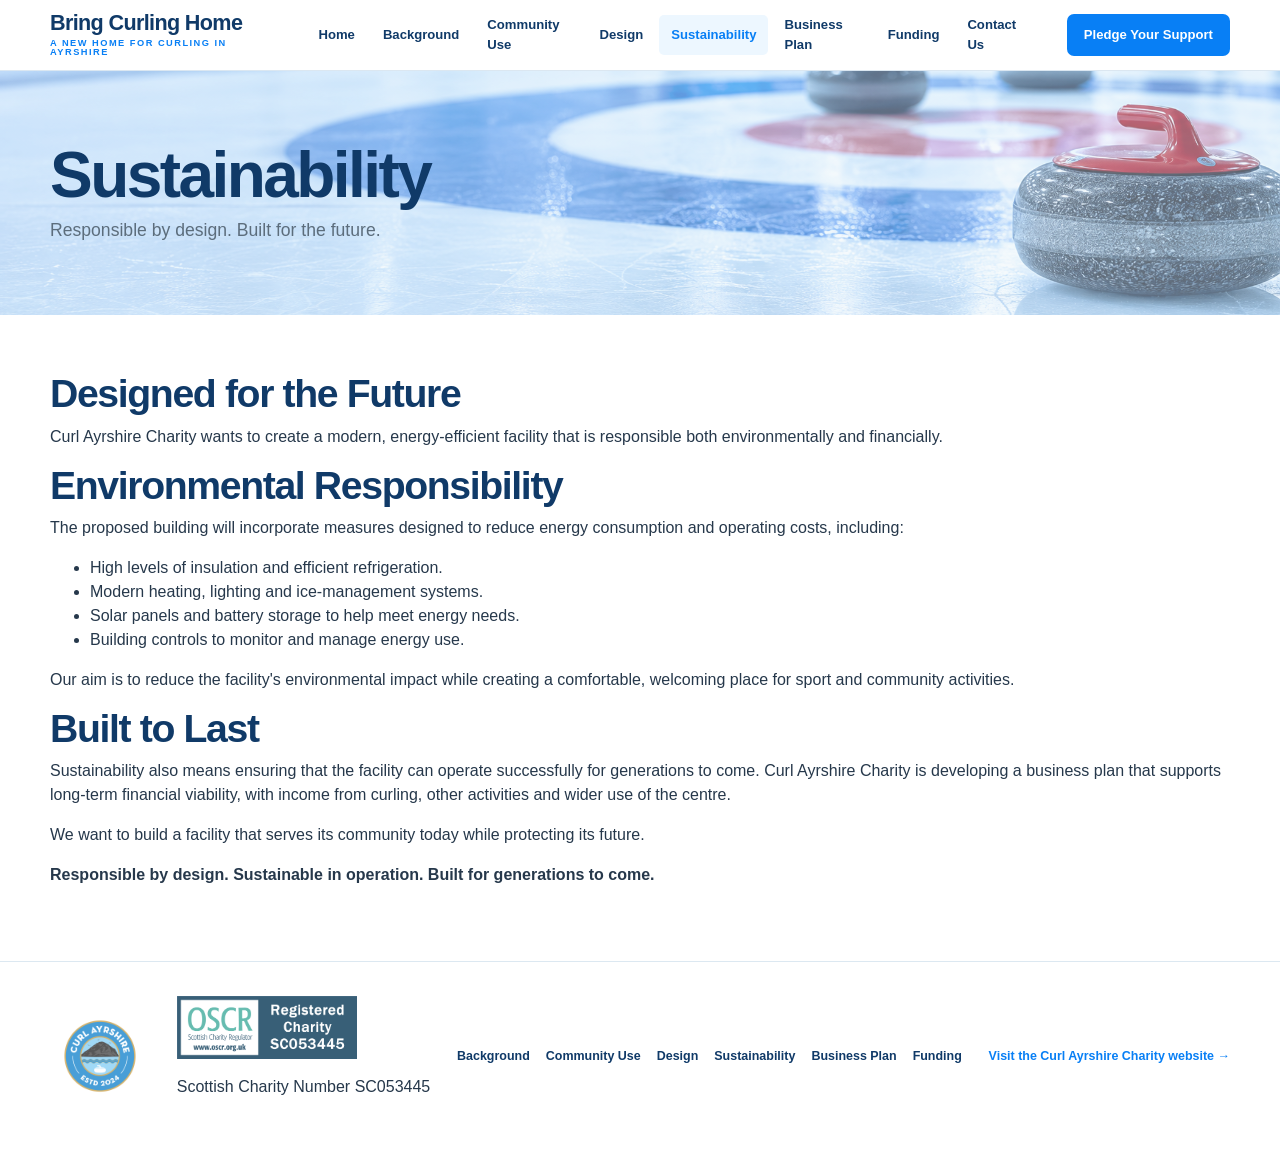
<file: sustainability.html>
<!DOCTYPE html>
<html lang="en-GB">
<head>
    <meta charset="UTF-8">
    <meta name="viewport" content="width=device-width, initial-scale=1.0">
    <meta name="description" content="A modern, efficient and sustainable curling facility.">
    <title>Sustainability | Bring Curling Home</title>
    <link rel="stylesheet" href="css/styles.css">
</head>
<body>
    <header class="site-header">
        <div class="container header-inner">
            <a class="brand" href="index.html">
                Bring Curling Home
                <span>A new home for curling in Ayrshire</span>
            </a>

            <button class="menu-toggle" aria-label="Open navigation" aria-expanded="false">☰</button>

            <nav class="main-nav" aria-label="Main navigation">
                <ul>
                <li><a href="index.html">Home</a></li>
                <li><a href="background.html">Background</a></li>
                <li><a href="community-use.html">Community Use</a></li>
                <li><a href="visuals.html">Design</a></li>
                <li><a href="sustainability.html" class="active">Sustainability</a></li>
                <li><a href="business-plan.html">Business Plan</a></li>
                <li><a href="funding.html">Funding</a></li>
                <li><a href="contact.html">Contact Us</a></li>
                </ul>
            </nav>
            <a class="header-cta"
   href="https://forms.cloud.microsoft/e/AGbmvTRy5J"
   target="_blank"
   rel="noopener noreferrer">Pledge Your Support</a>
        </div>
    </header>

    <main>
    <section class="page-hero">
        <div class="container">
            <h1>Sustainability</h1>
            <p>Responsible by design. Built for the future.</p>
        </div>
    </section>

    <section class="section">
        <div class="container">

            <h2>Designed for the Future</h2>
            <p>
                Curl Ayrshire Charity wants to create a modern,
                energy-efficient facility that is responsible
                both environmentally and financially.
            </p>

            <h2>Environmental Responsibility</h2>
            <p>
                The proposed building will incorporate measures
                designed to reduce energy consumption and operating
                costs, including:
            </p>

            <ul>
                <li>
                    High levels of insulation and efficient
                    refrigeration.
                </li>
                <li>
                    Modern heating, lighting and ice-management
                    systems.
                </li>
                <li>
                    Solar panels and battery storage to help meet
                    energy needs.
                </li>
                <li>
                    Building controls to monitor and manage
                    energy use.
                </li>
            </ul>

            <p>
                Our aim is to reduce the facility's environmental
                impact while creating a comfortable, welcoming
                place for sport and community activities.
            </p>

            <h2>Built to Last</h2>
            <p>
                Sustainability also means ensuring that the facility
                can operate successfully for generations to come.
                Curl Ayrshire Charity is developing a business plan
                that supports long-term financial viability, with
                income from curling, other activities and wider use
                of the centre.
            </p>

            <p>
                We want to build a facility that serves its community
                today while protecting its future.
            </p>

            <p class="section-intro">
                <strong>
                    Responsible by design. Sustainable in operation.
                    Built for generations to come.
                </strong>
            </p>

        </div>
    </section>
</main>

    <footer class="site-footer">
        <div class="container footer-inner">
            <div class="footer-brand">
    <img src="images/logos/logo final_1000.jpg" alt="Curl Ayrshire logo">
</div>
            <div class="footer-oscr">
    <a href="https://www.oscr.org.uk/about-charities/search-the-register/charity-details?number=SC053445"
       target="_blank" rel="noopener noreferrer">
        <img src="images/logos/oscr-logo.png" alt="Registered Scottish Charity SC053445">
    </a>
    <p>Scottish Charity Number SC053445</p>
</div>
            <div class="footer-links">
                <a href="background.html">Background</a>
                <a href="community-use.html">Community Use</a>
                <a href="visuals.html">Design</a>
                <a href="sustainability.html">Sustainability</a>
                <a href="business-plan.html">Business Plan</a>
                <a href="funding.html">Funding</a>
            </div>
            <a class="footer-charity" href="https://www.curlayrshire.com/" target="_blank" rel="noopener noreferrer">Visit the Curl Ayrshire Charity website →</a>
        </div>
    </footer>
    <script src="js/script.js"></script>
</body>
</html>
</file>
<file: css/styles.css>
/* Bring Curling Home */

:root {
    --navy: #103a68;
    --blue: #087ff5;
    --blue-dark: #075fba;
    --sky: #eaf6ff;
    --pale-blue: #f2f9ff;
    --text: #26384b;
    --muted: #5c6d7c;
    --white: #ffffff;
    --border: #c9dff1;
    --max-width: 1180px;
}

* { box-sizing: border-box; }

html { scroll-behavior: smooth; }

body {
    margin: 0;
    font-family: Arial, Helvetica, sans-serif;
    color: var(--text);
    background: var(--white);
    line-height: 1.5;
}

img { max-width: 100%; height: auto; display: block; }

a { color: inherit; }

/* Header */

.site-header {
    background: rgba(255,255,255,.97);
    border-bottom: 1px solid #dbe7f1;
    position: sticky;
    top: 0;
    z-index: 1000;
}

.header-inner {
    min-height: 70px;
    display: flex;
    align-items: center;
    gap: 30px;
}

.brand {
    margin-right: auto;
    text-decoration: none;
    color: var(--navy);
    font-weight: 800;
    font-size: 1.35rem;
    line-height: 1.05;
    letter-spacing: -.03em;
}

.brand span {
    display: block;
    margin-top: 4px;
    color: var(--blue);
    font-size: .58rem;
    letter-spacing: .16em;
    text-transform: uppercase;
    font-weight: 700;
}

.main-nav ul {
    list-style: none;
    padding: 0;
    margin: 0;
    display: flex;
    align-items: center;
    gap: 4px;
}

.main-nav a {
    display: block;
    padding: 10px 12px;
    border-radius: 5px;
    text-decoration: none;
    color: var(--navy);
    font-size: .82rem;
    font-weight: 700;
}

.main-nav a:hover,
.main-nav a.active {
    color: var(--blue);
    background: #edf7ff;
}

.header-cta {
    display: inline-block;
    padding: 11px 17px;
    border-radius: 7px;
    background: var(--blue);
    color: var(--white) !important;
    text-decoration: none;
    font-weight: 700;
    font-size: .82rem;
    white-space: nowrap;
}

.header-cta:hover { background: var(--blue-dark); }

.menu-toggle {
    display: none;
    border: 0;
    background: transparent;
    color: var(--navy);
    font-size: 1.7rem;
    cursor: pointer;
}

/* Shared */

.container {
    width: min(100% - 40px, var(--max-width));
    margin-inline: auto;
}

.eyebrow {
    margin: 0 0 7px;
    color: var(--navy);
    font-size: .95rem;
    font-weight: 800;
    letter-spacing: .2em;
    text-transform: uppercase;
}

.button {
    display: inline-flex;
    align-items: center;
    gap: 12px;
    padding: 13px 20px;
    border-radius: 6px;
    background: var(--blue);
    color: var(--white);
    text-decoration: none;
    font-weight: 700;
    font-size: .9rem;
}

.button:hover { background: var(--blue-dark); }

.button-outline {
    background: transparent;
    border: 2px solid var(--white);
}

.button-outline:hover {
    background: var(--white);
    color: var(--navy);
}

.button::after {
    content: "→";
    font-size: 1.1rem;
}

/* Homepage hero */

.hero {
    min-height: 515px;
    display: flex;
    align-items: center;
    color: var(--white);
    background:
        linear-gradient(90deg, rgba(4,30,56,.88) 0%, rgba(4,30,56,.68) 42%, rgba(4,30,56,.18) 75%),
        url("../images/home/hero-temp.jpg") center / cover no-repeat;
}

.hero-content {
    max-width: 610px;
    padding: 80px 0;
}

.hero .eyebrow { color: var(--white); }

.hero h1 {
    margin: 0 0 14px;
    font-size: clamp(3.1rem, 6vw, 5rem);
    line-height: .94;
    letter-spacing: -.045em;
}

.hero p {
    max-width: 560px;
    margin: 0 0 24px;
    font-size: 1.15rem;
    line-height: 1.35;
    font-weight: 600;
}

.hero-actions {
    display: flex;
    flex-wrap: wrap;
    gap: 14px;
}

/* Sections */

.section { padding: 58px 0; }

.section-alt { background: var(--sky); }

.section h2 {
    margin: 0 0 9px;
    color: var(--navy);
    font-size: clamp(2rem, 3.25vw, 2.45rem);
    line-height: 1.08;
    letter-spacing: -.035em;
}

.section p { margin-top: 0; }

.split {
    display: grid;
    grid-template-columns: 0.92fr 1.32fr;
    gap: 54px;
    align-items: center;
}

.split-image {
    border-radius: 6px;
    overflow: hidden;
}

.split-image img {
    width: 100%;
    height: 320px;
    object-fit: cover;
    object-position: center;
}

.section-copy { max-width: 560px; }

.section-copy .button { margin-top: 8px; }

/* Three feature points */

.feature-intro {
    max-width: 760px;
    margin-bottom: 26px;
}

.features {
    display: grid;
    grid-template-columns: repeat(3, 1fr);
    gap: 0;
}

.feature {
    padding: 12px 28px 8px 0;
    display: grid;
    grid-template-columns: 58px 1fr;
    gap: 16px;
    border-right: 1px solid #a8d1ee;
}

.feature + .feature {
    padding-left: 28px;
}

.feature:last-child {
    border-right: 0;
    padding-right: 0;
}

.feature-icon {
    width: 58px;
    height: 58px;
    display: grid;
    place-items: center;
    border: 1px solid #a8d8ff;
    border-radius: 50%;
    background: #f4fbff;
    color: var(--blue);
    font-size: 1.55rem;
    font-weight: 800;
}

.feature h3 {
    margin: 2px 0 5px;
    color: var(--navy);
    font-size: 1.02rem;
}

.feature p {
    margin: 0;
    font-size: .9rem;
}

/* Image cards */

.image-cards {
    display: grid;
    grid-template-columns: repeat(3, 1fr);
    gap: 16px;
}

.image-card {
    position: relative;
    min-height: 220px;
    overflow: hidden;
    border-radius: 6px;
    color: var(--white);
    text-decoration: none;
    background: var(--navy);
}

.image-card img {
    width: 100%;
    height: 100%;
    min-height: 190px;
    object-fit: cover;
    transition: transform .25s ease;
}

.image-card:hover img { transform: scale(1.03); }

.image-card::after {
    content: "";
    position: absolute;
    inset: 35% 0 0;
    background: linear-gradient(transparent, rgba(0,22,46,.92));
}

.image-card-content {
    position: absolute;
    z-index: 2;
    left: 20px;
    right: 20px;
    bottom: 18px;
}

.image-card h3 {
    margin: 0 0 3px;
    font-size: 1.3rem;
}

.image-card p {
    margin: 0;
    max-width: 270px;
    font-size: .82rem;
}

/* Progress */

.progress {
    display: grid;
    grid-template-columns: repeat(4, 1fr);
    gap: 0;
    margin-top: 28px;
}

.progress-item {
    position: relative;
    padding-right: 24px;
}

.progress-item:not(:last-child)::after {
    content: "";
    position: absolute;
    top: 21px;
    left: 45px;
    right: 10px;
    height: 3px;
    background: #8bc7f6;
}

.progress-icon {
    position: relative;
    z-index: 2;
    width: 44px;
    height: 44px;
    display: grid;
    place-items: center;
    margin-bottom: 10px;
    border: 2px solid #82c6fa;
    border-radius: 50%;
    background: var(--white);
    color: var(--blue);
    font-weight: 800;
}

.progress h3 {
    margin: 0 0 4px;
    color: var(--navy);
    font-size: .95rem;
}

.progress p {
    margin: 0;
    font-size: .82rem;
    max-width: 220px;
}

.progress-heading {
    display: flex;
    align-items: end;
    justify-content: space-between;
    gap: 20px;
}

.progress-link {
    color: var(--blue);
    border: 1px solid #8bc7f6;
    padding: 8px 14px;
    border-radius: 5px;
    text-decoration: none;
    font-size: .82rem;
    font-weight: 700;
}

/* Support banner */

.support {
    padding: 55px 0;
    color: var(--white);
    background:
        linear-gradient(90deg, rgba(3,30,57,.92), rgba(3,30,57,.6)),
        url("../images/home/hero-temp.jpg") center / cover no-repeat;
}

.support-inner {
    display: grid;
    grid-template-columns: 1.3fr .8fr;
    gap: 50px;
    align-items: center;
}

.support h2 {
    margin: 0 0 8px;
    color: var(--white);
    font-size: clamp(2rem, 4vw, 2.7rem);
}

.support p {
    max-width: 650px;
    margin: 0;
    font-size: 1rem;
}

.support-actions {
    display: flex;
    flex-direction: column;
    gap: 12px;
}

/* Interior page hero */

.page-hero {
    padding: 72px 0;
    background:
        linear-gradient(
            rgba(235, 244, 250, 0.40),
            rgba(235, 244, 250, 0.40)
        ),
        url("../images/hero-images/hero-curling2.png") center / cover no-repeat;
}

.page-hero h1 {
    margin: 0 0 10px;
    color: var(--navy);
    font-size: clamp(2.5rem, 5vw, 4rem);
    line-height: 1;
    letter-spacing: -.04em;
}

.page-hero p {
    max-width: 760px;
    margin: 0;
    color: var(--muted);
    font-size: 1.1rem;
}

/* Footer */

.site-footer {
    padding: 34px 0;
    background: var(--white);
    border-top: 1px solid #dce8f1;
}

.footer-inner {
    display: flex;
    align-items: center;
    justify-content: space-between;
    gap: 25px;
    flex-wrap: wrap;
}

.footer-brand {
    color: var(--navy);
    font-weight: 800;
    font-size: 1.05rem;
}

.footer-links {
    display: flex;
    flex-wrap: wrap;
    gap: 16px;
}

.footer-links a {
    color: var(--navy);
    text-decoration: none;
    font-size: .78rem;
    font-weight: 700;
}

.footer-charity {
    color: var(--blue);
    text-decoration: none;
    font-size: .78rem;
    font-weight: 700;
}

/* Responsive */

@media (max-width: 1000px) {
    .main-nav a { padding-inline: 8px; font-size: .78rem; }
    .header-cta { display: none; }
}

@media (max-width: 850px) {
    .menu-toggle { display: block; }

    .header-inner {
        min-height: 68px;
        flex-wrap: wrap;
        padding: 10px 0;
    }

    .main-nav {
        display: none;
        width: 100%;
        order: 3;
    }

    .main-nav.open { display: block; }

    .main-nav ul {
        flex-direction: column;
        align-items: stretch;
        padding-bottom: 8px;
    }

    .main-nav a { padding: 9px 4px; }

    .split,
    .support-inner {
        grid-template-columns: 1fr;
    }

    .features,
    .image-cards {
        grid-template-columns: 1fr;
        gap: 20px;
    }

    .feature,
    .feature + .feature {
        padding: 15px 0;
        border-right: 0;
        border-bottom: 1px solid #a8d1ee;
    }

    .feature:last-child { border-bottom: 0; }

    .progress {
        grid-template-columns: 1fr 1fr;
        gap: 28px 20px;
    }

    .progress-item::after { display: none; }
}

@media (max-width: 600px) {
    .container { width: min(100% - 28px, var(--max-width)); }
    .hero { min-height: 520px; }
    .hero-content { padding: 65px 0; }
    .hero h1 { font-size: 3rem; }
    .section { padding: 48px 0; }
    .progress { grid-template-columns: 1fr; }
    .progress-heading { align-items: start; flex-direction: column; }
}

.funding-list {
    padding-left: 22px;
    margin-bottom: 30px;
}

.funding-list li {
    margin-bottom: 8px;
}

.funding-actions .card {
    height: 100%;
}

.pledge-content {
    display: flex;
    align-items: center;
    gap: 16px;
}

.pledge-text {
    flex: 1;
    min-width: 0;
}

.pledge-qr {
    display: block;
    width: 120px;
    height: auto;
    flex-shrink: 0;
}

@media (max-width: 600px) {
    .pledge-content {
        align-items: flex-start;
        gap: 10px;
    }

    .pledge-qr {
        width: 95px;
    }
}
/* Funding page action tiles */
.funding-actions {
    display: grid;
    grid-template-columns: repeat(2, minmax(0, 1fr));
    gap: 24px;
    margin-top: 24px;
}

.funding-actions .card {
    box-sizing: border-box;
    padding: 24px;
    border: 1px solid #dce5ef;
    border-radius: 10px;
    background: #f8fbff;
}

.funding-actions .card h3 {
    margin-top: 0;
}

.pledge-content {
    display: flex;
    align-items: center;
    gap: 20px;
}

.pledge-text {
    flex: 1;
    min-width: 0;
}

.pledge-qr {
    display: block;
    width: 140px;
    max-width: 40%;
    height: auto;
    flex-shrink: 0;
}

@media (max-width: 650px) {
    .funding-actions {
        grid-template-columns: 1fr;
    }

    .pledge-qr {
        width: 110px;
    }
}
/* VISUALS GALLERY */
.visuals-gallery {
    display: grid;
    grid-template-columns: repeat(3, minmax(0, 1fr));
    gap: 28px;
    margin-top: 30px;
}

.visuals-gallery figure {
    margin: 0;
}

.visuals-gallery img {
    display: block;
    width: 100%;
    height: 220px;
    object-fit: contain;
    background: #f5f7fa;
    border-radius: 8px;
    cursor: pointer;
}

.visuals-gallery figcaption {
    margin-top: 10px;
    color: #52647a;
    font-size: 0.95rem;
    line-height: 1.5;
}

@media (max-width: 700px) {
    .visuals-gallery {
        grid-template-columns: 1fr;
    }

    .visuals-gallery figure:last-child {
        grid-column: auto;
    }
}
.lightbox-caption {
    color: #fff;
    text-align: center;
    margin: 14px 0 0;
}

.lightbox-close {
    position: absolute;
    top: 12px;
    right: 24px;
    border: 0;
    background: transparent;
    color: #fff;
    font-size: 42px;
    line-height: 1;
    cursor: pointer;
}

body.lightbox-open {
    overflow: hidden;
}
/* Project image lightbox */
.lightbox {
    display: none;
    position: fixed;
    inset: 0;
    z-index: 9999;
    background: rgba(0, 0, 0, 0.92);
    align-items: center;
    justify-content: center;
    flex-direction: column;
    padding: 24px;
    box-sizing: border-box;
}

.lightbox.is-open {
    display: flex;
}

.lightbox-image {
    display: block;
    max-width: 95%;
    max-height: 82vh;
    width: auto;
    height: auto;
    object-fit: contain;
}

.lightbox-caption {
    color: #fff;
    text-align: center;
    margin: 14px 0 0;
}

.lightbox-close {
    position: absolute;
    top: 12px;
    right: 24px;
    border: 0;
    background: transparent;
    color: #fff;
    font-size: 42px;
    line-height: 1;
    cursor: pointer;
}

body.lightbox-open {
    overflow: hidden;
}
.visuals-site-section {
    padding-top: 5px;
}


.visuals-intro-section {
        padding-bottom: 10px;
}
.visuals-design-brief {
    padding-top: 5px;
    padding-bottom: 10px;
}

/* Pledge Progress Tank */
.pledge-progress-section {
    padding-top: 30px;
    padding-bottom: 40px;
}

.pledge-progress-card {
    text-align: center;
    background: #f0f7ff;
    border: 1px solid #d7e8fa;
    border-radius: 18px;
    padding: 35px 24px;
}

.pledge-progress-card h2 {
    margin-top: 0;
    margin-bottom: 12px;
    color: #123f73;
}

.pledge-progress-intro {
    margin-bottom: 28px;
    color: #36516d;
}

.pledge-tank {
    position: relative;
    width: 190px;
    height: 300px;
    margin: 0 auto 20px;
    overflow: hidden;
    border: 5px solid #8bb6d9;
    border-radius: 28px 28px 35px 35px;
    background: rgba(255, 255, 255, 0.8);
    box-shadow:
        inset 10px 0 15px rgba(255, 255, 255, 0.8),
        0 8px 18px rgba(18, 63, 115, 0.12);
}

.pledge-water {
    position: absolute;
    bottom: 0;
    left: 0;
    width: 100%;
    height: 0%;
    overflow: hidden;
    background: linear-gradient(
        180deg,
        #66c8f2 0%,
        #168be0 45%,
        #0863b5 100%
    );
    transition: height 5s ease-in-out;
}

.pledge-wave {
    position: absolute;
    top: -15px;
    left: -50%;
    width: 200%;
    height: 30px;
    border-radius: 42%;
    background: rgba(255, 255, 255, 0.42);
    animation: pledge-wave-motion 5s linear infinite;
}

.pledge-wave-two {
    top: -10px;
    background: rgba(255, 255, 255, 0.22);
    animation-duration: 7s;
    animation-direction: reverse;
}

@keyframes pledge-wave-motion {
    from {
        transform: translateX(0) rotate(0deg);
    }
    to {
        transform: translateX(25%) rotate(360deg);
    }
}

.pledge-tank-label {
    position: absolute;
    z-index: 2;
    top: 50%;
    left: 50%;
    display: flex;
    flex-direction: column;
    align-items: center;
    gap: 5px;
    width: max-content;
    max-width: 90%;
    padding: 12px 15px;
    transform: translate(-50%, -50%);
    border-radius: 12px;
    background: rgba(255, 255, 255, 0.92);
    color: #123f73;
    box-shadow: 0 3px 12px rgba(0, 0, 0, 0.12);
}

.pledge-tank-label strong {
    font-size: 25px;
    line-height: 1.2;
}

.pledge-tank-label span {
    font-size: 13px;
}

.pledge-progress-total {
    margin: 15px 0 5px;
    color: #123f73;
    font-size: 18px;
}

.pledge-progress-total strong {
    font-size: 23px;
}

.pledge-progress-percentage {
    margin: 8px 0 0;
    color: #0879cf;
    font-weight: 700;
    font-size: 17px;
}

@media (max-width: 600px) {
    .pledge-progress-card {
        padding: 28px 14px;
    }

    .pledge-tank {
        width: 165px;
        height: 270px;
    }

    .pledge-tank-label strong {
        font-size: 22px;
    }
}

@media (prefers-reduced-motion: reduce) {
    .pledge-water {
        transition: none;
    }

    .pledge-wave {
        animation: none;
    }
}
/* Pledge thermometer background */
.pledge-showcase {
    background:
        linear-gradient(
            rgba(8, 39, 76, 0.82),
            rgba(8, 39, 76, 0.88)
        ),
        url("../images/home/hero-temp.jpg") center / cover no-repeat;
    color: #ffffff;
    border: none;
    border-radius: 18px;
}

.pledge-showcase h2,
.pledge-showcase p,
.pledge-showcase strong {
    color: #ffffff;
}
.pledge-progress-card {
    background:
    linear-gradient(
        rgba(8, 39, 76, 0.35),
        rgba(8, 39, 76, 0.45)
    ),
    url("../images/home/hero-temp.jpg") center / cover no-repeat;

    color: #ffffff;
    border: 1px solid rgba(255, 255, 255, 0.25);
    border-radius: 18px;
}

.pledge-progress-card h2,
.pledge-progress-card p,
.pledge-progress-card strong,
.pledge-progress-card .pledge-progress-intro,
.pledge-progress-card .pledge-tank-label,
.pledge-progress-card .pledge-tank-label span {
    color: #ffffff;
}
.pledge-tank-label,
.pledge-tank-label strong,
.pledge-tank-label span {
    color: #123f70;
}
.pledge-tank-label span {
    color: #123f70 !important;
    opacity: 1 !important;
    text-shadow: none !important;
}
/* Caption beneath the homepage building image */
.split-image figure {
    margin: 0;
}

.split-image figcaption {
    margin-top: 8px;
    font-size: 0.85rem;
    line-height: 1.4;
    color: #666;
    text-align: center;
    font-style: italic;
}

/* Business plan charts */
.business-plan-charts {
    display: grid;
    grid-template-columns: repeat(2, minmax(0, 1fr));
    gap: 24px;
    align-items: center;
    margin: 30px 0 40px;
}

.business-plan-charts img {
    display: block;
    width: 100%;
    height: auto;
}

/* Stack charts on smaller screens */
@media (max-width: 700px) {
    .business-plan-charts {
        grid-template-columns: 1fr;
        gap: 20px;
    }
}
/* Background page - text and image side by side */

.background-feature {
    display: grid;
    grid-template-columns: 1.2fr 0.8fr;
    gap: 40px;
    align-items: center;
    max-width: 1100px;
    margin: 0 auto;
}

.background-image img {
    width: 100%;
    height: 420px;
    object-fit: cover;
    object-position: center;
    border-radius: 8px;
    display: block;
}

/* Stack the image below the text on smaller screens */

@media (max-width: 768px) {
    .background-feature {
        grid-template-columns: 1fr;
        gap: 25px;
    }

    .background-image img {
        height: auto;
        max-height: 450px;
    }
}
.background-feature-reverse .background-image {
    order: -1;
}
/* Scottish Curling logo */
.background-image img[alt="Scottish Curling logo"] {
    width: 100%;
    height: auto;
    max-width: 350px;
    object-fit: contain;
    margin: 0 auto;
}

/* Smaller headings on the Background page */
.background-page .background-feature h2 {
    font-size: 1.5rem;
}

/* Consistent spacing between Background page sections */
.background-page .background-feature {
    margin-bottom: 40px;
}
.footer-oscr img {
    width: 180px;
    height: auto;
    display: block;
}
.footer-brand img {
    width: 100px;
    height: auto;
    display: block;
}
</file>
